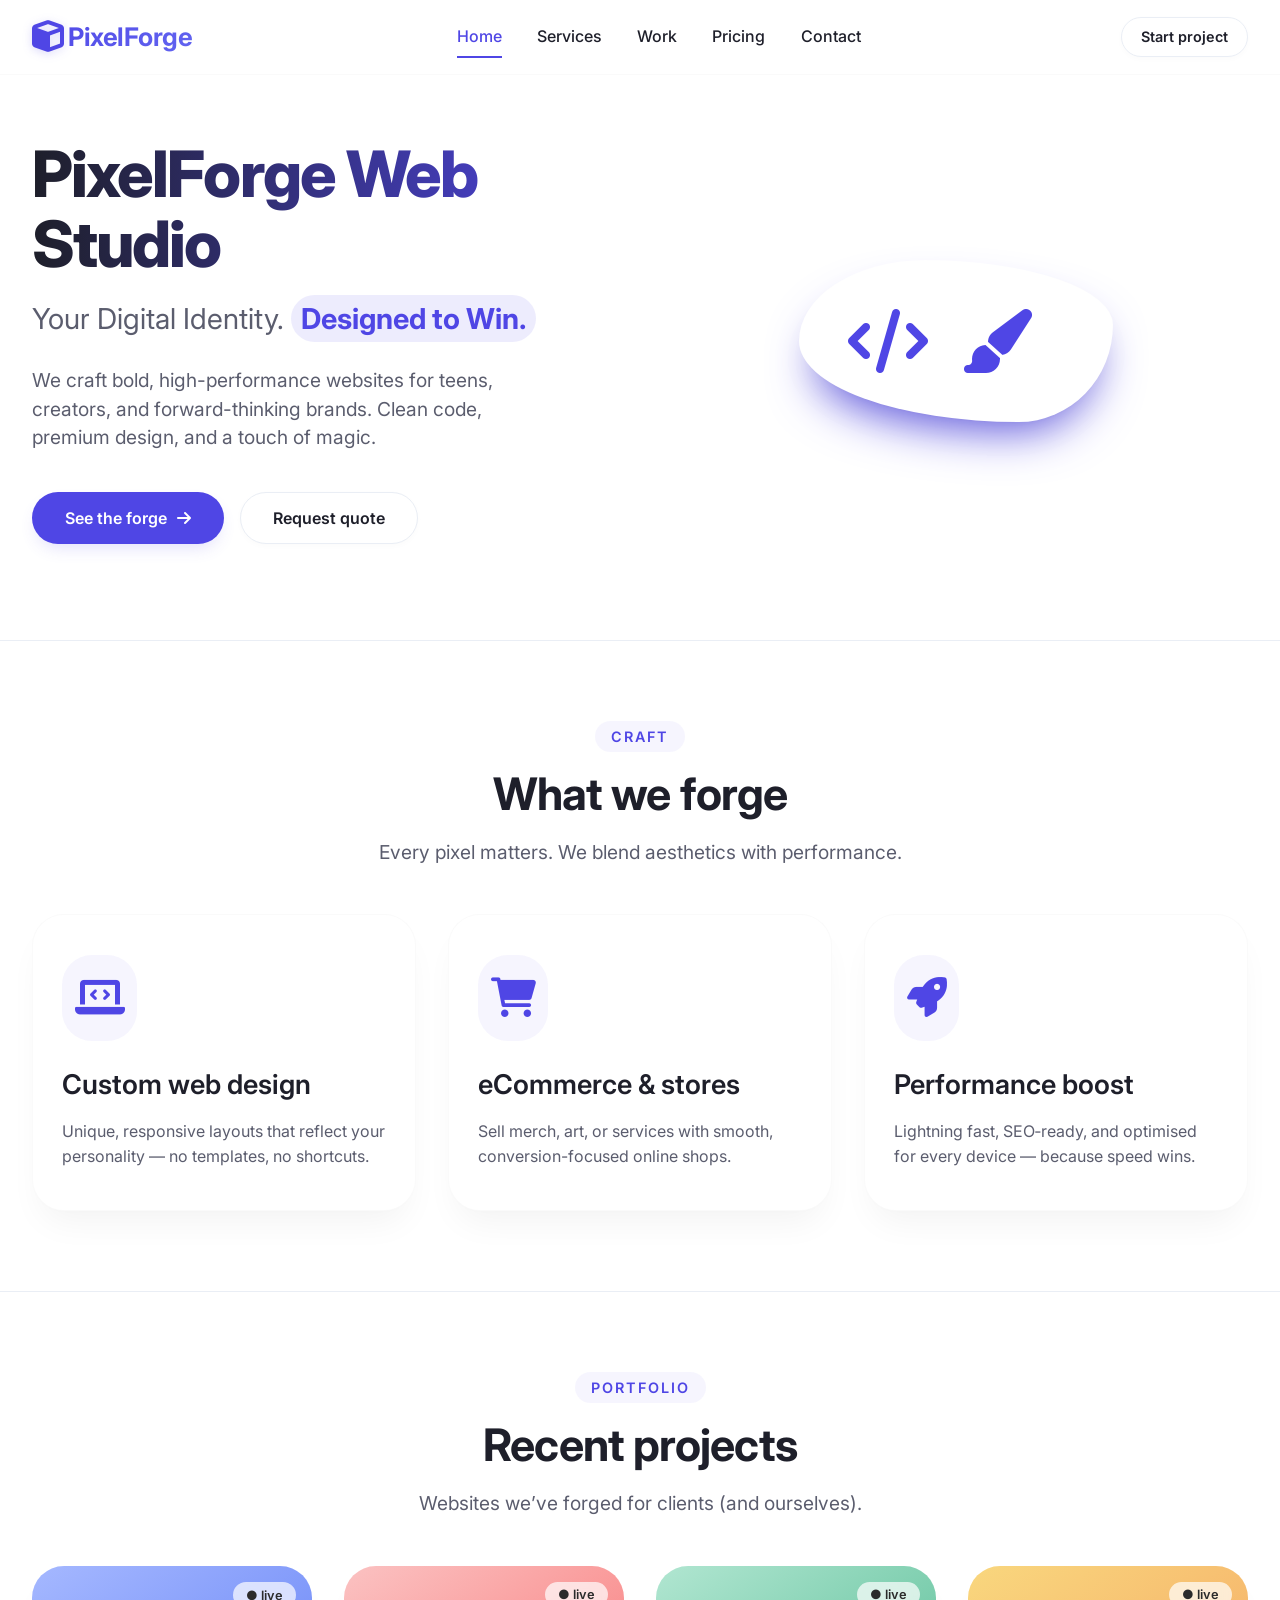
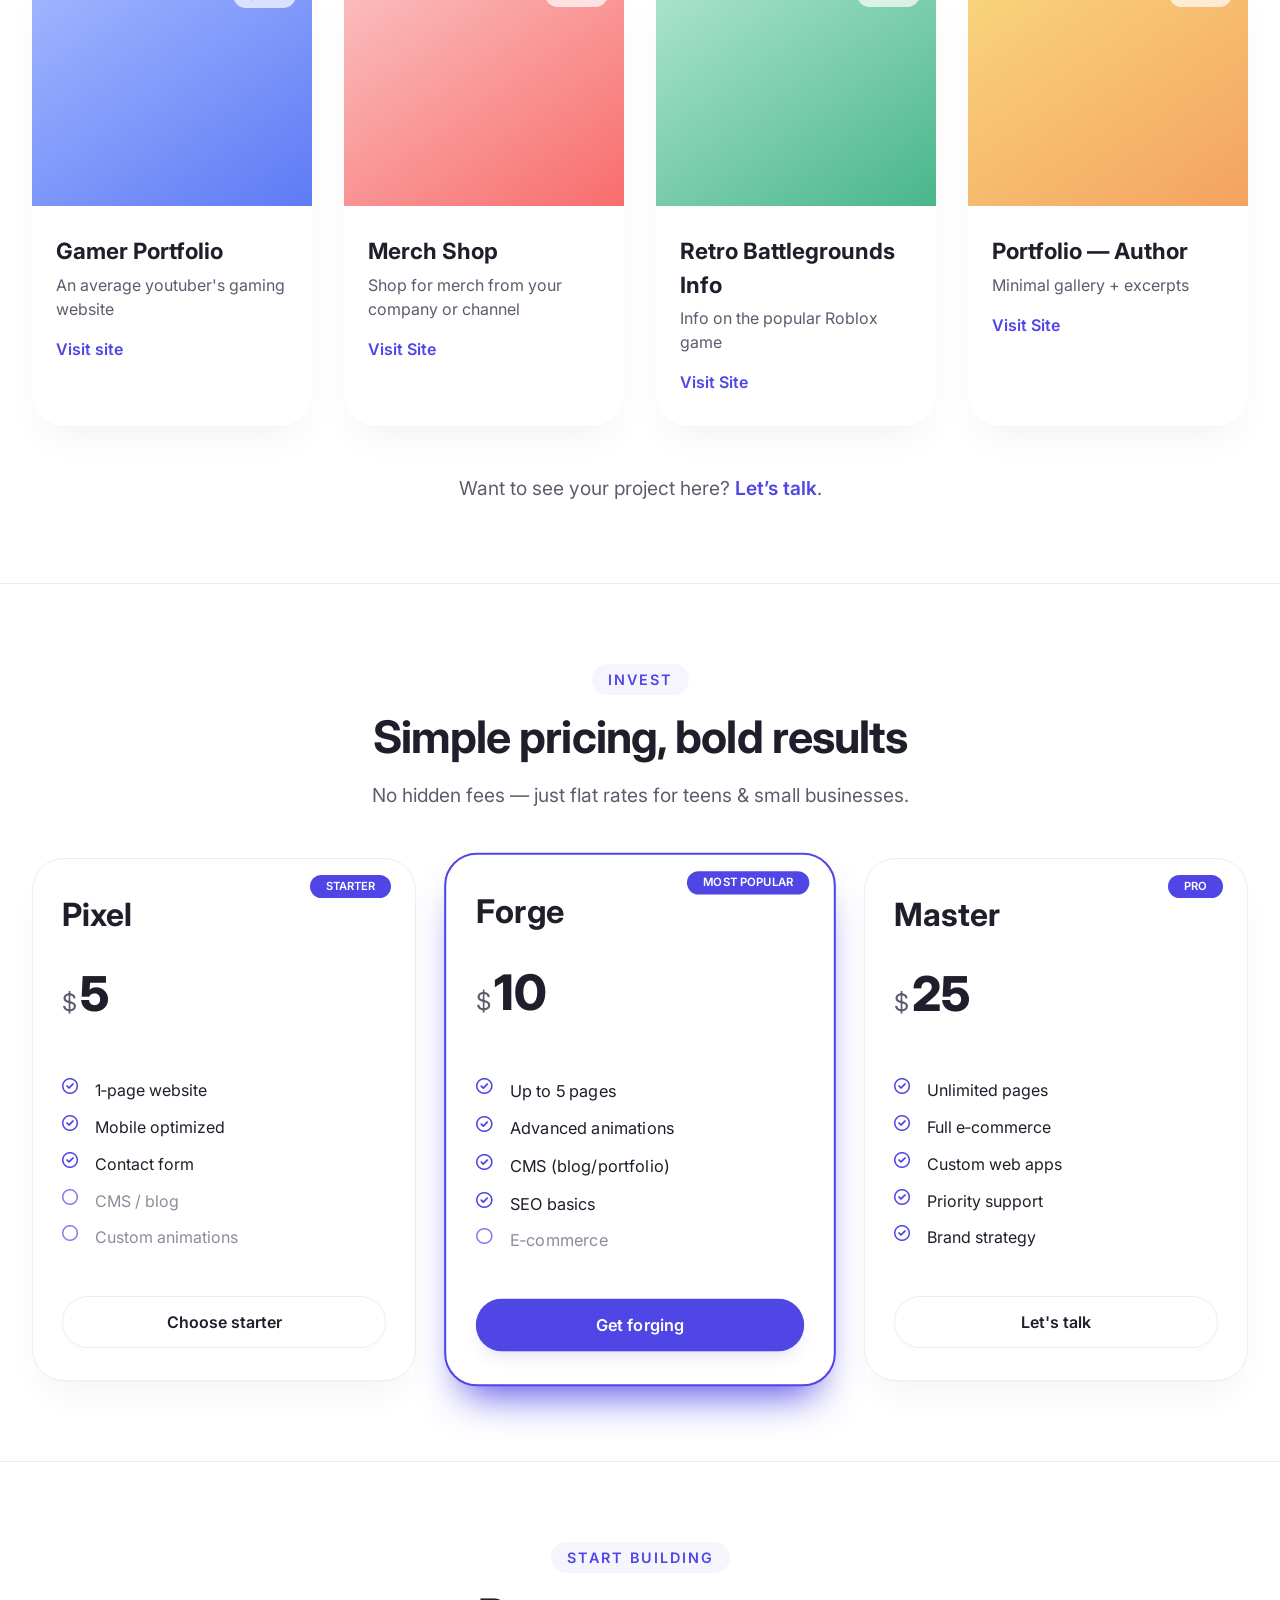
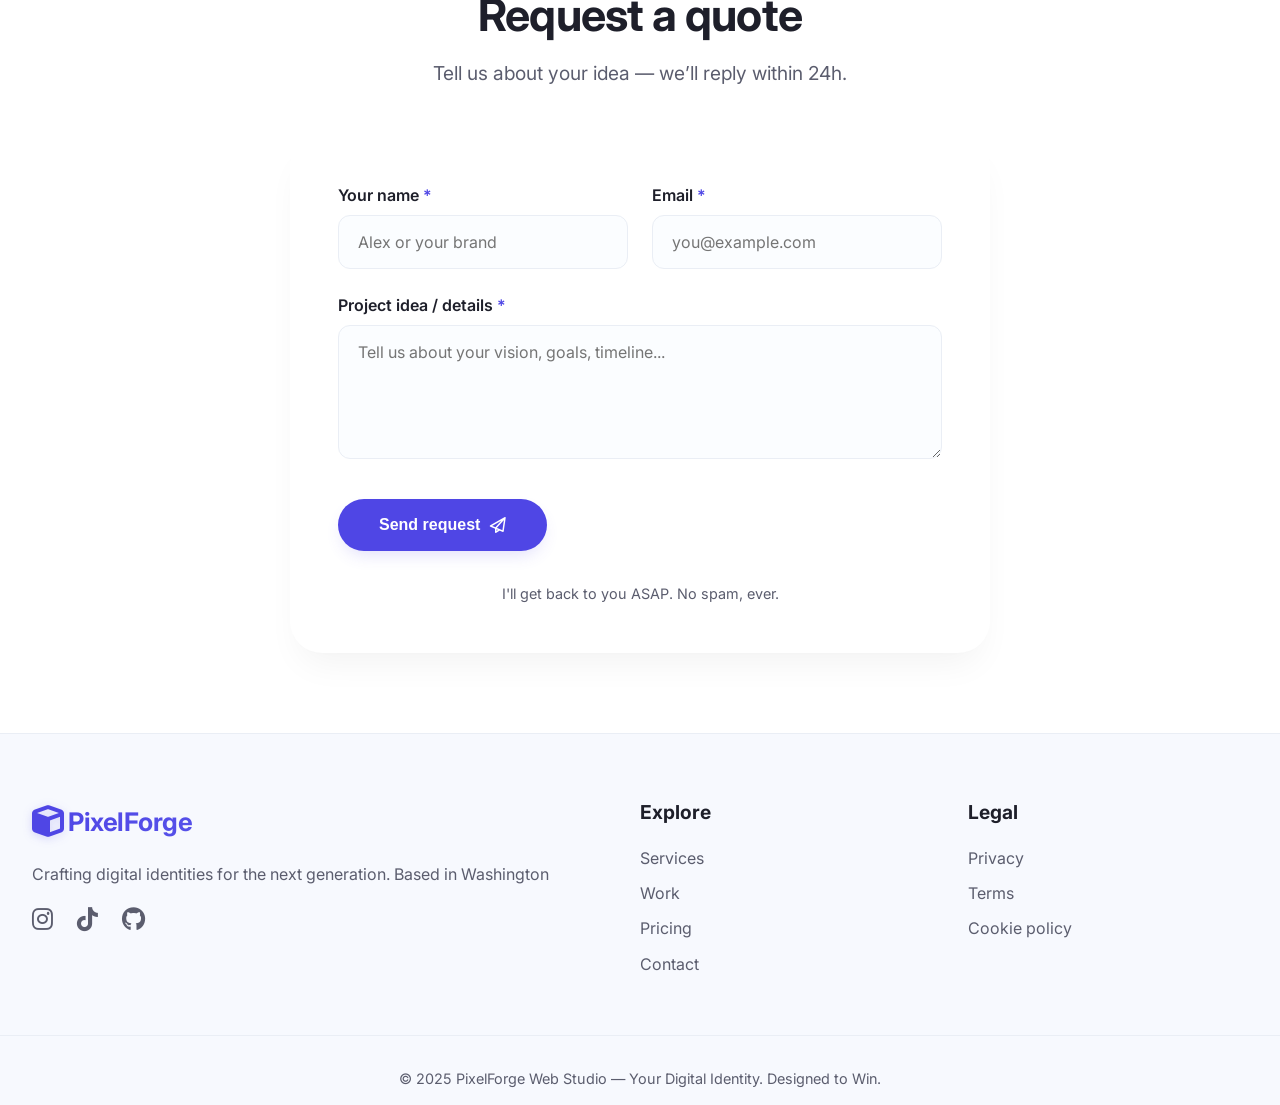
<file: index.html>
<!DOCTYPE html>
<html lang="en">
<head>
  <meta charset="UTF-8">
  <meta name="viewport" content="width=device-width, initial-scale=1.0">
  <title>PixelForge · Web Studio</title>
  <link rel="icon" type="image/png" href="/favicongud.png">
  <!-- Font Awesome 6 (free) -->
  <link rel="stylesheet" href="https://cdnjs.cloudflare.com/ajax/libs/font-awesome/6.0.0-beta3/css/all.min.css">
  <!-- Google Fonts: Inter (modern, clean) -->
  <link rel="preconnect" href="https://fonts.googleapis.com">
  <link rel="preconnect" href="https://fonts.gstatic.com" crossorigin>
  <link href="https://fonts.googleapis.com/css2?family=Inter:opsz,wght@14..32,300..700&display=swap" rel="stylesheet">
  <!-- stylesheet -->
  <link rel="stylesheet" href="styles.css">
</head>
<body>
  <!-- NAVIGATION (sticky, light) -->
  <header class="navbar">
    <div class="container nav-container">
      <div class="logo">
        <span class="logo-icon"><i class="fa-solid fa-cube"></i></span>
        PixelForge<span class="logo-studio"></span>
      </div>
      <nav class="nav-links">
        <a href="#home">Home</a>
        <a href="#services">Services</a>
        <a href="#work">Work</a>
        <a href="#pricing">Pricing</a>
        <a href="#contact">Contact</a>
      </nav>
      <div class="nav-cta">
        <a href="#contact" class="btn btn-sm btn-outline">Start project</a>
      </div>
    </div>
  </header>

  <main>
    <!-- HERO section -->
    <section id="home" class="hero fade-section">
      <div class="container hero-grid">
        <div class="hero-content">
          <h1 class="hero-title">PixelForge Web Studio</h1>
          <p class="hero-tagline">Your Digital Identity. <span class="highlight">Designed to Win.</span></p>
          <p class="hero-description">We craft bold, high-performance websites for teens, creators, and forward-thinking brands. Clean code, premium design, and a touch of magic.</p>
          <div class="hero-buttons">
            <a href="#work" class="btn btn-primary">See the forge <i class="fa-solid fa-arrow-right"></i></a>
            <a href="#contact" class="btn btn-outline">Request quote</a>
          </div>
        </div>
        <div class="hero-visual">
          <div class="glow-card">
            <i class="fa-solid fa-code"></i>
            <i class="fa-solid fa-paintbrush"></i>
            <i class="fa-solid fa-mobile-screen"></i>
          </div>
        </div>
      </div>
    </section>

    <!-- SERVICES (what we do) -->
    <section id="services" class="services fade-section">
      <div class="container">
        <div class="section-header">
          <span class="section-subtitle">Craft</span>
          <h2>What we forge</h2>
          <p>Every pixel matters. We blend aesthetics with performance.</p>
        </div>
        <div class="services-grid">
          <div class="service-card card-hover">
            <div class="service-icon"><i class="fa-solid fa-laptop-code"></i></div>
            <h3>Custom web design</h3>
            <p>Unique, responsive layouts that reflect your personality — no templates, no shortcuts.</p>
          </div>
          <div class="service-card card-hover">
            <div class="service-icon"><i class="fa-solid fa-cart-shopping"></i></div>
            <h3>eCommerce & stores</h3>
            <p>Sell merch, art, or services with smooth, conversion-focused online shops.</p>
          </div>
          <div class="service-card card-hover">
            <div class="service-icon"><i class="fa-solid fa-rocket"></i></div>
            <h3>Performance boost</h3>
            <p>Lightning fast, SEO‑ready, and optimised for every device — because speed wins.</p>
          </div>
        </div>
      </div>
    </section>

    <!-- EXAMPLE WORK (featured projects) -->
    <section id="work" class="work fade-section">
      <div class="container">
        <div class="section-header">
          <span class="section-subtitle">Portfolio</span>
          <h2>Recent projects</h2>
          <p>Websites we’ve forged for clients (and ourselves).</p>
        </div>
        <div class="work-grid">
          <div class="work-item card-hover">
            <div class="work-image" style="background: linear-gradient(145deg, #a5b8ff, #5d7bf5);">
              <span class="work-label">● live</span>
            </div>
            <div class="work-info">
              <h3>Gamer Portfolio</h3>
              <p>An average youtuber's gaming website</p>
              <a href="https://pixelforgebusiness.github.io/gamerexample.html" class="work-link">Visit site <i class="fa-solid fa-arrow-up-right-from-squares"></i></a>
            </div>
          </div>
          <div class="work-item card-hover">
            <div class="work-image" style="background: linear-gradient(145deg, #fbc2c2, #f86d6d);">
              <span class="work-label">● live</span>
            </div>
            <div class="work-info">
              <h3>Merch Shop</h3>
              <p>Shop for merch from your company or channel</p>
              <a href="https://pixelforgebusiness.github.io/merchexample.html" class="work-link">Visit Site <i class="fa-solid fa-arrow-up-right-from-squares"></i></a>
            </div>
          </div>
          <div class="work-item card-hover">
            <div class="work-image" style="background: linear-gradient(145deg, #b1e6d1, #49b68c);">
              <span class="work-label">● live</span>
            </div>
            <div class="work-info">
              <h3>Retro Battlegrounds Info</h3>
              <p>Info on the popular Roblox game</p>
              <a href="https://pixelforgebusiness.github.io/retroexample.html" class="work-link">Visit Site <i class="fa-solid fa-arrow-up-right-from-squares"></i></a>
            </div>
          </div>
          <div class="work-item card-hover">
            <div class="work-image" style="background: linear-gradient(145deg, #f9d77e, #f4a261);">
              <span class="work-label">● live</span>
            </div>
            <div class="work-info">
              <h3>Portfolio — Author</h3>
              <p>Minimal gallery + excerpts</p>
              <a href="https://pixelforgebusiness.github.io/portfolioexample.html" class="work-link">Visit Site <i class="fa-solid fa-arrow-up-right-from-squares"></i></a>
            </div>
          </div>
        </div>
        <div class="work-cta">
          <p>Want to see your project here? <a href="#contact">Let’s talk</a>.</p>
        </div>
      </div>
    </section>

    <!-- PRICING TIERS -->
    <section id="pricing" class="pricing fade-section">
      <div class="container">
        <div class="section-header">
          <span class="section-subtitle">Invest</span>
          <h2>Simple pricing, bold results</h2>
          <p>No hidden fees — just flat rates for teens & small businesses.</p>
        </div>
        <div class="pricing-grid">
          <div class="pricing-card card-hover">
            <div class="pricing-badge">starter</div>
            <h3 class="pricing-name">Pixel</h3>
            <div class="pricing-price"><span class="currency">$</span>5</div>
            <ul class="pricing-features">
              <li><i class="fa-regular fa-circle-check"></i> 1‑page website</li>
              <li><i class="fa-regular fa-circle-check"></i> Mobile optimized</li>
              <li><i class="fa-regular fa-circle-check"></i> Contact form</li>
              <li class="disabled"><i class="fa-regular fa-circle"></i> CMS / blog</li>
              <li class="disabled"><i class="fa-regular fa-circle"></i> Custom animations</li>
            </ul>
            <a href="#contact" class="btn btn-outline w-full">Choose starter</a>
          </div>
          <div class="pricing-card card-hover popular">
            <div class="pricing-badge">most popular</div>
            <h3 class="pricing-name">Forge</h3>
            <div class="pricing-price"><span class="currency">$</span>10</div>
            <ul class="pricing-features">
              <li><i class="fa-regular fa-circle-check"></i> Up to 5 pages</li>
              <li><i class="fa-regular fa-circle-check"></i> Advanced animations</li>
              <li><i class="fa-regular fa-circle-check"></i> CMS (blog/portfolio)</li>
              <li><i class="fa-regular fa-circle-check"></i> SEO basics</li>
              <li class="disabled"><i class="fa-regular fa-circle"></i> E‑commerce</li>
            </ul>
            <a href="#contact" class="btn btn-primary w-full">Get forging</a>
          </div>
          <div class="pricing-card card-hover">
            <div class="pricing-badge">pro</div>
            <h3 class="pricing-name">Master</h3>
            <div class="pricing-price"><span class="currency">$</span>25</div>
            <ul class="pricing-features">
              <li><i class="fa-regular fa-circle-check"></i> Unlimited pages</li>
              <li><i class="fa-regular fa-circle-check"></i> Full e‑commerce</li>
              <li><i class="fa-regular fa-circle-check"></i> Custom web apps</li>
              <li><i class="fa-regular fa-circle-check"></i> Priority support</li>
              <li><i class="fa-regular fa-circle-check"></i> Brand strategy</li>
            </ul>
            <a href="#contact" class="btn btn-outline w-full">Let's talk</a>
          </div>
        </div>
      </div>
    </section>

    <!-- REQUEST FORM (contact / quote) -->
    <section id="contact" class="contact fade-section">
      <div class="container">
        <div class="section-header">
          <span class="section-subtitle">Start building</span>
          <h2>Request a quote</h2>
          <p>Tell us about your idea — we’ll reply within 24h.</p>
        </div>
        <div class="contact-form-wrapper">
          <form action="https://formsubmit.co/pixelforgebusiness@outlook.com" method="POST" class="contact-form">
            <!-- FormSubmit config: disable captcha, redirect to thankyou.html -->
            <input type="hidden" name="_next" value="thankyou.html">
            <input type="hidden" name="_captcha" value="false">
            <input type="hidden" name="_subject" value="New project request from PixelForge">
            <input type="hidden" name="_next" value="https://pixelforgebusiness.github.io/thankyou.html">
            
            <div class="form-group">
              <label for="name">Your name <span>*</span></label>
              <input type="text" id="name" name="name" placeholder="Alex or your brand" required>
            </div>
            <div class="form-group">
              <label for="email">Email <span>*</span></label>
              <input type="email" id="email" name="email" placeholder="you@example.com" required>
            </div>
            <div class="form-group full-width">
              <label for="message">Project idea / details <span>*</span></label>
              <textarea id="message" name="message" rows="5" placeholder="Tell us about your vision, goals, timeline..." required></textarea>
            </div>
            <div class="form-submit">
              <button type="submit" class="btn btn-primary btn-large">Send request <i class="fa-regular fa-paper-plane"></i></button>
            </div>
            <p class="form-note">I'll get back to you ASAP. No spam, ever.</p>
          </form>
        </div>
      </div>
    </section>
  </main>

  <!-- FOOTER -->
  <footer class="footer">
    <div class="container footer-grid">
      <div class="footer-brand">
        <div class="logo">
          <span class="logo-icon"><i class="fa-solid fa-cube"></i></span>
          PixelForge<span class="logo-studio"></span>
        </div>
        <p>Crafting digital identities for the next generation. Based in Washington</p>
        <div class="footer-social">
          <a href="#" aria-label="Instagram"><i class="fa-brands fa-instagram"></i></a>
          <a href="#" aria-label="TikTok"><i class="fa-brands fa-tiktok"></i></a>
          <a href="https://github.com/pixelforgebusiness" aria-label="GitHub"><i class="fa-brands fa-github"></i></a>
        </div>
      </div>
      <div class="footer-links">
        <h4>Explore</h4>
        <ul>
          <li><a href="#services">Services</a></li>
          <li><a href="#work">Work</a></li>
          <li><a href="#pricing">Pricing</a></li>
          <li><a href="#contact">Contact</a></li>
        </ul>
      </div>
      <div class="footer-links">
        <h4>Legal</h4>
        <ul>
          <li><a href="#">Privacy</a></li>
          <li><a href="#">Terms</a></li>
          <li><a href="#">Cookie policy</a></li>
        </ul>
      </div>
    </div>
    <div class="footer-bottom">
      <p>© 2025 PixelForge Web Studio — Your Digital Identity. Designed to Win.</p>
    </div>
  </footer>

  <script src="script.js"></script>
</body>
</html>
</file>
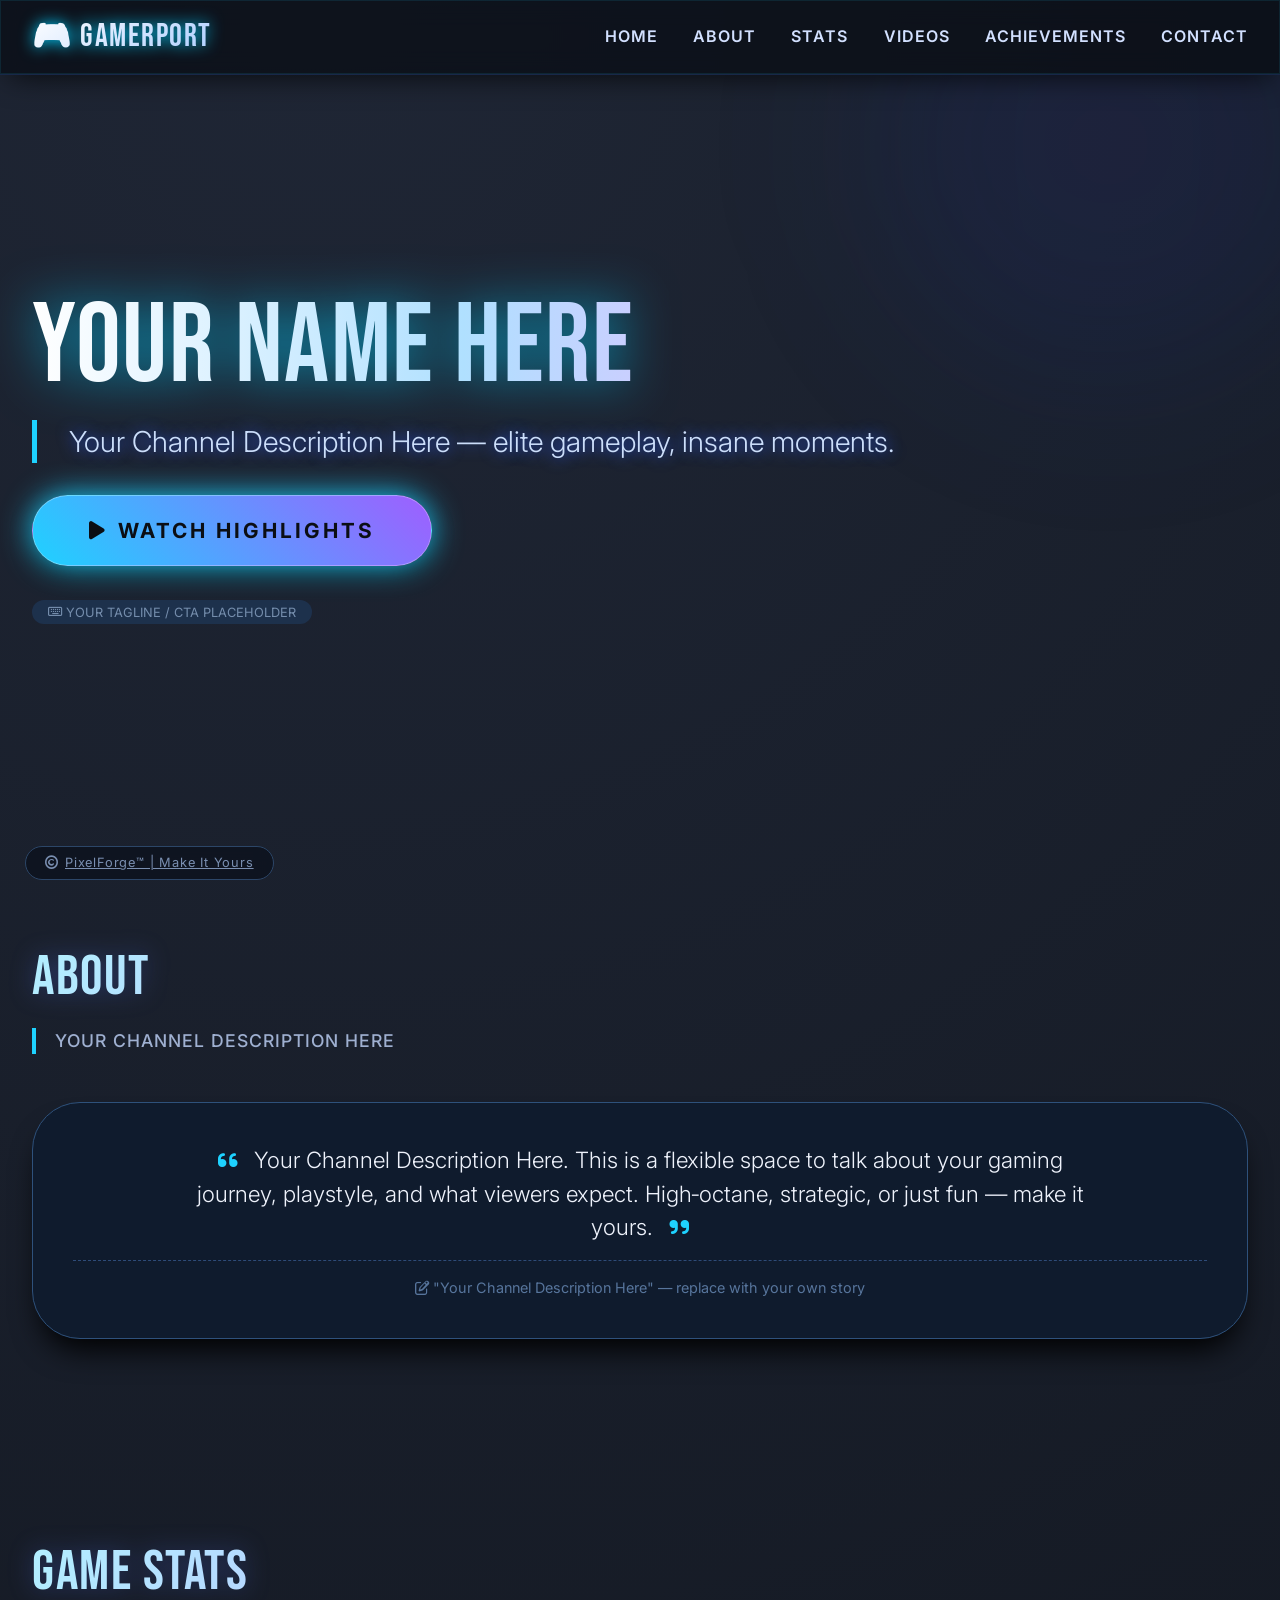
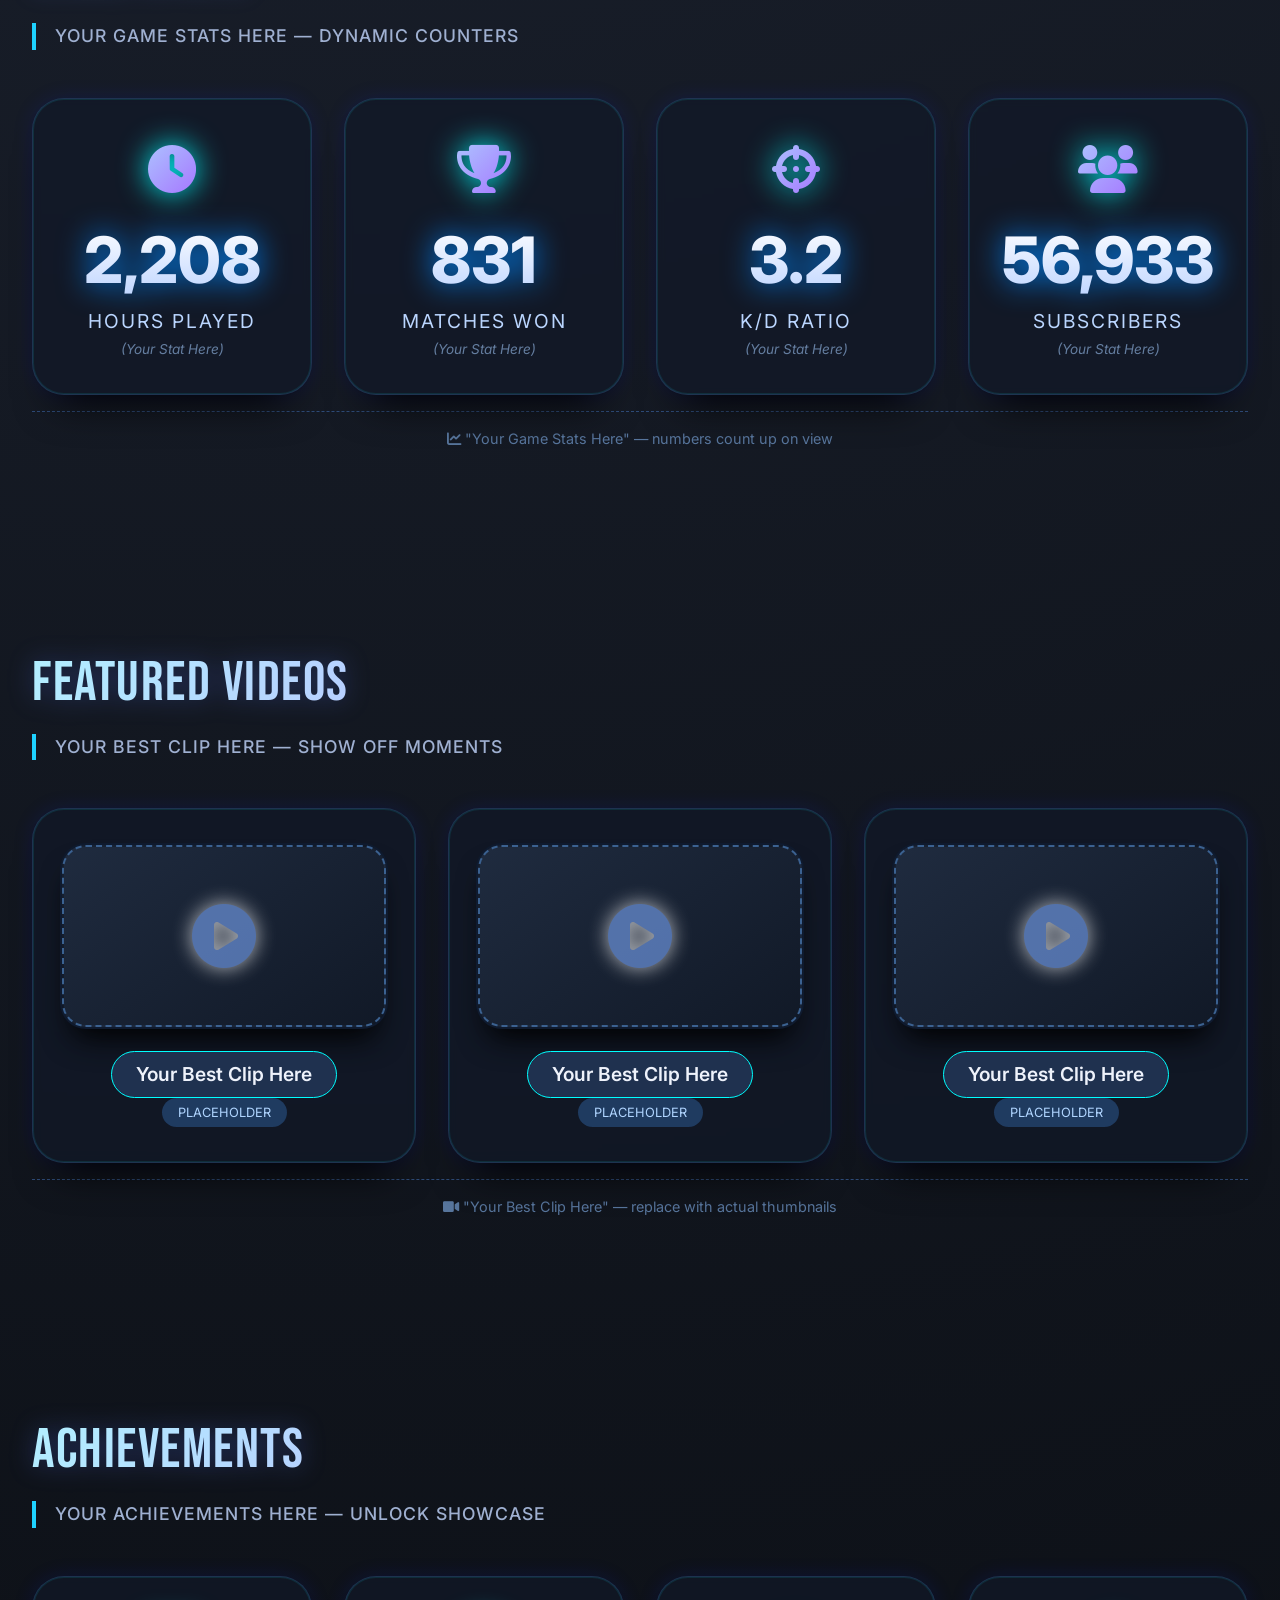
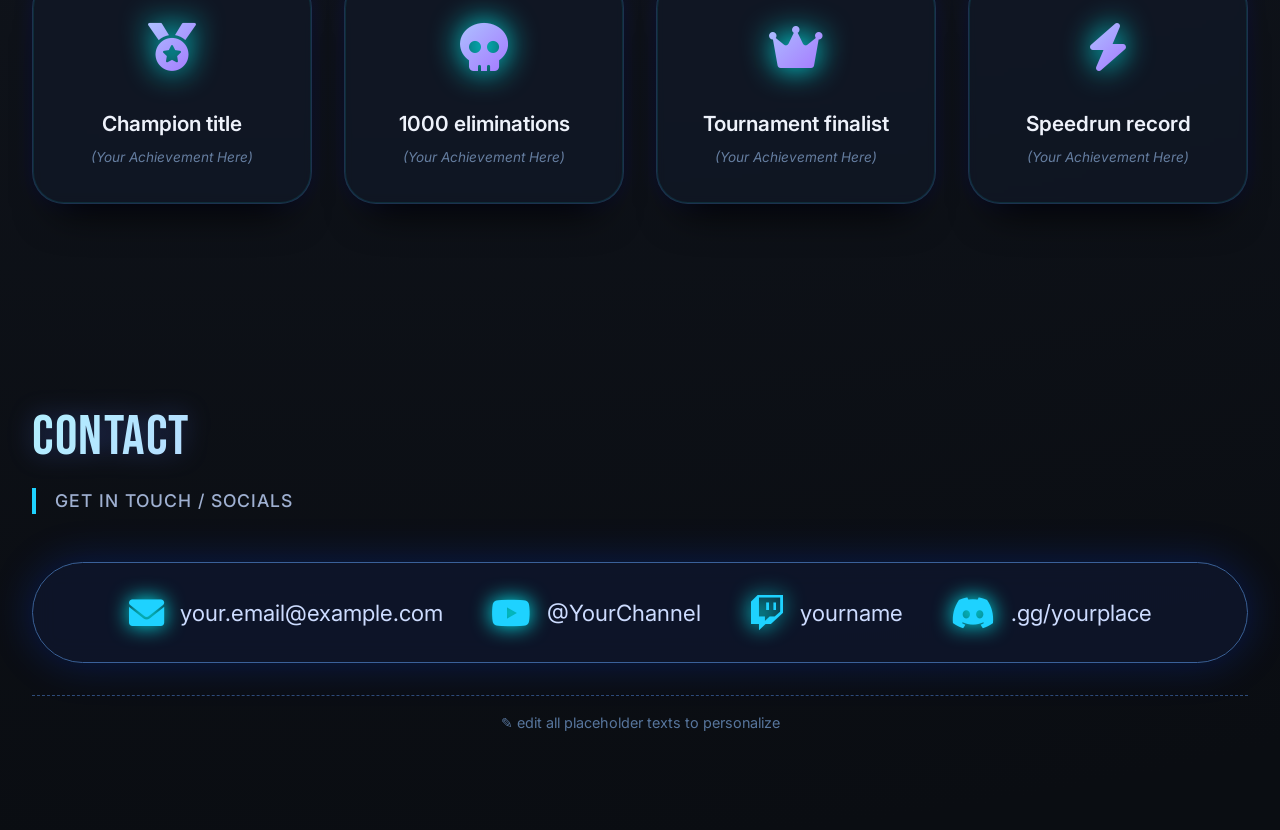
<file: gamerexample.html>
<!DOCTYPE html>
<html lang="en">
<head>
  <meta charset="UTF-8">
  <meta name="viewport" content="width=device-width, initial-scale=1.0">
  <title>PixelForge · Gamer Portfolio</title>
  <!-- Font Awesome 6 (free) + Google Fonts -->
  <link rel="stylesheet" href="https://cdnjs.cloudflare.com/ajax/libs/font-awesome/6.0.0-beta3/css/all.min.css">
  <link href="https://fonts.googleapis.com/css2?family=Bebas+Neue&family=Inter:opsz,wght@14..32,400;14..32,500;14..32,600;14..32,700&display=swap" rel="stylesheet">
  <style>
    * {
      margin: 0;
      padding: 0;
      box-sizing: border-box;
    }

    html {
      scroll-behavior: smooth;
    }

    body {
      background-color: #0b0e14;
      background-image: radial-gradient(circle at 25% 0%, #1f2635 0%, #0a0d12 98%);
      color: #eef2fb;
      font-family: 'Inter', sans-serif;
      line-height: 1.5;
      font-weight: 400;
      min-height: 100vh;
      position: relative;
    }

    /* ===== CUSTOM SCROLLBAR ===== */
    ::-webkit-scrollbar { width: 8px; }
    ::-webkit-scrollbar-track { background: #131a24; }
    ::-webkit-scrollbar-thumb { background: #3d4e6b; border-radius: 8px; }
    ::-webkit-scrollbar-thumb:hover { background: #5f7bbf; }

    /* ===== TYPOGRAPHY ===== */
    h1, h2, h3, .nav-logo {
      font-family: 'Bebas Neue', cursive;
      letter-spacing: 1.5px;
      font-weight: 400;
      text-transform: uppercase;
    }

    h2 {
      font-size: 3.5rem;
      background: linear-gradient(130deg, #b2f0ff, #c57cff);
      -webkit-background-clip: text;
      -webkit-text-fill-color: transparent;
      background-clip: text;
      margin-bottom: 0.5rem;
      filter: drop-shadow(0 0 12px #4f6fef55);
    }

    .section-sub {
      color: #9fb0d1;
      font-size: 1.1rem;
      letter-spacing: 1px;
      margin-bottom: 3rem;
      border-left: 4px solid #1ed2ff;
      padding-left: 1.2rem;
      text-transform: uppercase;
      font-weight: 500;
    }

    /* ===== NAVIGATION (sticky, glass) ===== */
    nav {
      position: sticky;
      top: 0;
      z-index: 50;
      backdrop-filter: blur(12px);
      background: rgba(8, 12, 19, 0.7);
      border-bottom: 1px solid rgba(64, 128, 255, 0.2);
      box-shadow: 0 10px 30px -10px rgba(0, 0, 0, 0.8), 0 0 0 1px rgba(30, 210, 255, 0.1) inset;
    }

    .nav-container {
      max-width: 1400px;
      margin: 0 auto;
      padding: 0.8rem 2rem;
      display: flex;
      align-items: center;
      justify-content: space-between;
    }

    .nav-logo {
      font-size: 2rem;
      background: linear-gradient(145deg, #fff, #aaccff);
      -webkit-background-clip: text;
      -webkit-text-fill-color: transparent;
      filter: drop-shadow(0 0 8px #00d0ff);
    }

    .nav-links {
      display: flex;
      gap: 2.2rem;
    }

    .nav-links a {
      color: #d2e0ff;
      text-decoration: none;
      font-weight: 600;
      font-size: 1rem;
      text-transform: uppercase;
      letter-spacing: 1px;
      padding: 0.4rem 0;
      border-bottom: 2px solid transparent;
      transition: 0.2s ease;
    }

    .nav-links a:hover {
      color: #fff;
      border-bottom-color: #1ed2ff;
      text-shadow: 0 0 8px cyan;
    }

    /* ===== SECTIONS (reveal animation) ===== */
    .section {
      max-width: 1300px;
      margin: 0 auto;
      padding: 6rem 2rem;
      opacity: 0;
      transform: translateY(40px);
      transition: opacity 0.8s cubic-bezier(0.2, 0.9, 0.1, 1), transform 0.8s cubic-bezier(0.2, 0.9, 0.1, 1);
    }

    .section.show {
      opacity: 1;
      transform: translateY(0);
    }

    /* ===== HERO ===== */
    .hero {
      min-height: 85vh;
      display: flex;
      align-items: center;
      position: relative;
      overflow: hidden;
    }

    .hero::after {
      content: '';
      position: absolute;
      top: -30%;
      right: -10%;
      width: 600px;
      height: 600px;
      background: radial-gradient(circle, #4b2c8f20 0%, #1030a020 40%, transparent 70%);
      filter: blur(70px);
      z-index: -1;
    }

    .hero-content {
      max-width: 900px;
    }

    .hero h1 {
      font-size: 7rem;
      line-height: 1;
      background: linear-gradient(to right, #fff, #b0e0ff, #f0b5ff);
      -webkit-background-clip: text;
      -webkit-text-fill-color: transparent;
      filter: drop-shadow(0 0 25px #00d0ffaa);
      margin-bottom: 1rem;
    }

    .hero-tagline {
      font-size: 1.8rem;
      font-weight: 300;
      color: #ccdefa;
      text-shadow: 0 0 15px #2f5eff;
      margin-bottom: 2rem;
      border-left: 5px solid #1ed2ff;
      padding-left: 2rem;
    }

    .cta-btn {
      display: inline-block;
      padding: 1.2rem 3.5rem;
      font-size: 1.3rem;
      font-weight: 700;
      text-transform: uppercase;
      letter-spacing: 3px;
      color: #0b0e14;
      background: linear-gradient(45deg, #1ed2ff, #9f5eff);
      border: none;
      border-radius: 60px;
      box-shadow: 0 0 30px #1ed2ff, 0 8px 20px rgba(0,0,0,0.6);
      cursor: pointer;
      transition: all 0.2s ease;
      text-decoration: none;
      border: 1px solid rgba(255,255,255,0.3);
    }

    .cta-btn:hover {
      transform: scale(1.07);
      box-shadow: 0 0 50px #7fcdff, 0 0 30px #a06eff;
      background: linear-gradient(45deg, #a06eff, #1ed2ff);
    }

    /* ===== CARDS (stats, achievements, videos) ===== */
    .grid-3, .stats-grid, .achievements-grid {
      display: grid;
      grid-template-columns: repeat(auto-fit, minmax(280px, 1fr));
      gap: 2rem;
      margin-top: 2rem;
    }

    .stat-card, .video-card, .achievement-card {
      background: rgba(18, 25, 40, 0.7);
      backdrop-filter: blur(4px);
      border: 1px solid rgba(80, 160, 255, 0.2);
      border-radius: 32px;
      padding: 2.2rem 1.8rem;
      box-shadow: 0 30px 40px -25px black, 0 0 0 1px rgba(0, 255, 255, 0.1) inset, 0 0 20px #0022ff20;
      transition: transform 0.25s ease, box-shadow 0.3s ease;
      text-align: center;
      display: flex;
      flex-direction: column;
      align-items: center;
    }

    .stat-card:hover, .video-card:hover, .achievement-card:hover {
      transform: translateY(-10px) scale(1.02);
      box-shadow: 0 30px 50px -20px #0066ff, 0 0 0 2px rgba(30, 210, 255, 0.6) inset, 0 0 40px #1ed2ff;
    }

    .stat-icon, .achievement-icon {
      font-size: 3rem;
      background: linear-gradient(135deg, #adc9ff, #a56eff);
      -webkit-background-clip: text;
      -webkit-text-fill-color: transparent;
      margin-bottom: 1rem;
      filter: drop-shadow(0 0 15px cyan);
    }

    .stat-number {
      font-size: 4rem;
      font-weight: 800;
      line-height: 1.2;
      background: linear-gradient(to bottom, #fff, #bdd4ff);
      -webkit-background-clip: text;
      -webkit-text-fill-color: transparent;
      filter: drop-shadow(0 0 15px #0088ff);
    }

    .stat-label {
      font-size: 1.2rem;
      text-transform: uppercase;
      letter-spacing: 2px;
      color: #bbd6ff;
      margin: 0.5rem 0 0.2rem;
    }

    .stat-placeholder {
      font-size: 0.85rem;
      color: #657ea0;
      font-style: italic;
    }

    /* video placeholder */
    .video-thumb {
      width: 100%;
      aspect-ratio: 16 / 9;
      background: linear-gradient(145deg, #1f2b3f, #111927);
      border-radius: 24px;
      display: flex;
      align-items: center;
      justify-content: center;
      margin-bottom: 1.5rem;
      border: 2px dashed #3b6190;
      box-shadow: 0 0 0 2px #0f1a2e, 0 20px 30px -10px #000;
      position: relative;
    }

    .video-thumb i {
      font-size: 4rem;
      color: #6d94dd;
      opacity: 0.7;
      text-shadow: 0 0 20px white;
    }

    .video-card p {
      font-size: 1.2rem;
      font-weight: 600;
      background: #1d314d80;
      padding: 0.5rem 1.5rem;
      border-radius: 40px;
      backdrop-filter: blur(4px);
      border: 1px solid cyan;
    }

    .placeholder-badge {
      color: #b0d5ff;
      background: #1f3b60;
      padding: 0.3rem 1rem;
      border-radius: 30px;
      font-size: 0.8rem;
      text-transform: uppercase;
    }

    /* achievement card extra */
    .achievement-card p {
      font-weight: 600;
      font-size: 1.3rem;
      margin: 0.5rem 0;
    }

    /* contact */
    .contact-links {
      display: flex;
      flex-wrap: wrap;
      gap: 3rem;
      justify-content: center;
      background: #0f172fc0;
      backdrop-filter: blur(12px);
      border-radius: 100px;
      padding: 2rem 3rem;
      border: 1px solid #3a6199;
      box-shadow: 0 0 40px #0044ff40;
    }

    .contact-item {
      display: flex;
      align-items: center;
      gap: 1rem;
      font-size: 1.4rem;
      color: #cddcff;
      transition: 0.2s;
    }
    .contact-item i {
      font-size: 2.2rem;
      color: #1ed2ff;
      filter: drop-shadow(0 0 10px cyan);
    }
    .contact-item:hover {
      color: white;
      transform: scale(1.05);
      text-shadow: 0 0 15px #9acdff;
    }

    /* trademark credit */
    .credit {
      position: fixed;
      bottom: 20px;
      left: 25px;
      font-size: 0.8rem;
      font-weight: 400;
      color: #7a8fb1;
      background: rgba(10, 16, 28, 0.7);
      backdrop-filter: blur(8px);
      padding: 0.4rem 1.2rem;
      border-radius: 60px;
      border: 1px solid #2c4668;
      letter-spacing: 0.8px;
      z-index: 99;
      transition: 0.2s;
    }
    .credit:hover {
      color: #b6e2ff;
      border-color: #1ed2ff;
      box-shadow: 0 0 20px #0022ff;
    }

    /* responsive */
    @media (max-width: 800px) {
      h2 { font-size: 2.8rem; }
      .hero h1 { font-size: 4rem; }
      .hero-tagline { font-size: 1.3rem; }
      .nav-links { display: none; } /* keep it clean, mobile burger not needed for template */
      .nav-container { justify-content: center; }
      .contact-links { flex-direction: column; align-items: center; border-radius: 60px; }
    }
    @media (max-width: 500px) {
      .section { padding: 4rem 1.5rem; }
      .stat-number { font-size: 3rem; }
    }

    /* placeholder small notes */
    .placeholder-note {
      color: #57759c;
      font-size: 0.9rem;
      text-align: center;
      margin-top: 1rem;
      border-top: 1px dashed #2e4b78;
      padding-top: 1rem;
    }
  </style>
</head>
<body>
  <!-- fixed credit (trademark style) -->
 <a href="https://pixelforgebusiness.github.io" target="_blank" rel="noopener noreferrer" class="credit"><i class="far fa-copyright" style="margin-right: 5px;"></i>PixelForge™ | Make It Yours</a>
  <!-- navigation (clean, simple) -->
  <nav>
    <div class="nav-container">
      <div class="nav-logo">🎮 GamerPort</div>
      <div class="nav-links">
        <a href="#home">Home</a>
        <a href="#about">About</a>
        <a href="#stats">Stats</a>
        <a href="#videos">Videos</a>
        <a href="#achievements">Achievements</a>
        <a href="#contact">Contact</a>
      </div>
    </div>
  </nav>

  <main>
    <!-- HERO section (home) -->
    <section id="home" class="section hero show"> <!-- show by default for initial visibility, but observer will handle later -->
      <div class="hero-content">
        <h1>Your Name Here</h1>
        <div class="hero-tagline">Your Channel Description Here — elite gameplay, insane moments.</div>
        <a href="#videos" class="cta-btn"><i class="fas fa-play" style="margin-right: 10px;"></i>Watch highlights</a>
        <div style="margin-top: 2rem; opacity: 0.6;"><span class="placeholder-badge"><i class="far fa-keyboard"></i> Your Tagline / CTA placeholder</span></div>
      </div>
    </section>

    <!-- ABOUT section -->
    <section id="about" class="section">
      <h2>About</h2>
      <div class="section-sub">Your Channel Description Here</div>
      <div style="background: #0f1b2d; border-radius: 48px; padding: 2.5rem; border: 1px solid #2e517b; box-shadow: 0 20px 30px -10px black;">
        <p style="font-size: 1.4rem; font-weight: 300; max-width: 900px; margin: 0 auto; text-align: center;">
          <i class="fas fa-quote-left" style="color: #1ed2ff; margin-right: 10px;"></i>
          Your Channel Description Here. This is a flexible space to talk about your gaming journey, playstyle, and what viewers expect. High‑octane, strategic, or just fun — make it yours.
          <i class="fas fa-quote-right" style="color: #1ed2ff; margin-left: 10px;"></i>
        </p>
        <div class="placeholder-note"><i class="far fa-edit"></i> "Your Channel Description Here" — replace with your own story</div>
      </div>
    </section>

    <!-- GAME STATS section -->
    <section id="stats" class="section">
      <h2>Game stats</h2>
      <div class="section-sub">Your Game Stats Here — dynamic counters</div>
      <div class="stats-grid">
        <!-- stat 1 -->
        <div class="stat-card stat-item">
          <div class="stat-icon"><i class="fas fa-clock"></i></div>
          <div class="stat-number" id="stat1" data-target="3247">0</div>
          <div class="stat-label">Hours played</div>
          <div class="stat-placeholder">(Your Stat Here)</div>
        </div>
        <!-- stat 2 -->
        <div class="stat-card stat-item">
          <div class="stat-icon"><i class="fas fa-trophy"></i></div>
          <div class="stat-number" id="stat2" data-target="1247">0</div>
          <div class="stat-label">Matches won</div>
          <div class="stat-placeholder">(Your Stat Here)</div>
        </div>
        <!-- stat 3 -->
        <div class="stat-card stat-item">
          <div class="stat-icon"><i class="fas fa-crosshairs"></i></div>
          <div class="stat-number" id="stat3" data-target="4.8">0.0</div>
          <div class="stat-label">K/D ratio</div>
          <div class="stat-placeholder">(Your Stat Here)</div>
        </div>
        <!-- stat 4 -->
        <div class="stat-card stat-item">
          <div class="stat-icon"><i class="fas fa-users"></i></div>
          <div class="stat-number" id="stat4" data-target="85400">0</div>
          <div class="stat-label">Subscribers</div>
          <div class="stat-placeholder">(Your Stat Here)</div>
        </div>
      </div>
      <div class="placeholder-note"><i class="fas fa-chart-line"></i> "Your Game Stats Here" — numbers count up on view</div>
    </section>

    <!-- FEATURED VIDEOS section -->
    <section id="videos" class="section">
      <h2>Featured videos</h2>
      <div class="section-sub">Your Best Clip Here — show off moments</div>
      <div class="grid-3">
        <div class="video-card">
          <div class="video-thumb"><i class="fas fa-play-circle"></i></div>
          <p>Your Best Clip Here</p>
          <span class="placeholder-badge">placeholder</span>
        </div>
        <div class="video-card">
          <div class="video-thumb"><i class="fas fa-play-circle"></i></div>
          <p>Your Best Clip Here</p>
          <span class="placeholder-badge">placeholder</span>
        </div>
        <div class="video-card">
          <div class="video-thumb"><i class="fas fa-play-circle"></i></div>
          <p>Your Best Clip Here</p>
          <span class="placeholder-badge">placeholder</span>
        </div>
      </div>
      <div class="placeholder-note"><i class="fas fa-video"></i> "Your Best Clip Here" — replace with actual thumbnails</div>
    </section>

    <!-- ACHIEVEMENTS section -->
    <section id="achievements" class="section">
      <h2>Achievements</h2>
      <div class="section-sub">Your Achievements Here — unlock showcase</div>
      <div class="achievements-grid">
        <div class="achievement-card">
          <div class="achievement-icon"><i class="fas fa-medal"></i></div>
          <p>Champion title</p>
          <span class="stat-placeholder">(Your Achievement Here)</span>
        </div>
        <div class="achievement-card">
          <div class="achievement-icon"><i class="fas fa-skull"></i></div>
          <p>1000 eliminations</p>
          <span class="stat-placeholder">(Your Achievement Here)</span>
        </div>
        <div class="achievement-card">
          <div class="achievement-icon"><i class="fas fa-crown"></i></div>
          <p>Tournament finalist</p>
          <span class="stat-placeholder">(Your Achievement Here)</span>
        </div>
        <div class="achievement-card">
          <div class="achievement-icon"><i class="fas fa-bolt"></i></div>
          <p>Speedrun record</p>
          <span class="stat-placeholder">(Your Achievement Here)</span>
        </div>
      </div>
    </section>

    <!-- CONTACT section -->
    <section id="contact" class="section">
      <h2>Contact</h2>
      <div class="section-sub">get in touch / socials</div>
      <div class="contact-links">
        <div class="contact-item"><i class="fas fa-envelope"></i> your.email@example.com</div>
        <div class="contact-item"><i class="fab fa-youtube"></i> @YourChannel</div>
        <div class="contact-item"><i class="fab fa-twitch"></i> yourname</div>
        <div class="contact-item"><i class="fab fa-discord"></i> .gg/yourplace</div>
      </div>
      <div class="placeholder-note" style="margin-top: 2rem;">✎ edit all placeholder texts to personalize</div>
    </section>
  </main>

  <!-- vanilla Javascript: intersection observer + counters -->
  <script>
    (function() {
      // ----- reveal sections on scroll -----
      const sections = document.querySelectorAll('.section:not(.hero)'); // hero visible by default, but we can still observe to keep style
      const observer = new IntersectionObserver((entries) => {
        entries.forEach(entry => {
          if (entry.isIntersecting) {
            entry.target.classList.add('show');
          }
        });
      }, { threshold: 0.2, rootMargin: '0px' });

      sections.forEach(section => observer.observe(section));
      // also explicitly observe hero? but it's already visible, we set class show manually, but add for consistency
      document.querySelector('#home')?.classList.add('show');

      // ----- stat counters (with Intersection Observer per stat-item) -----
      const statItems = document.querySelectorAll('.stat-item');
      
      // formatting helper
      function formatStatValue(el, value) {
        const targetRaw = el.getAttribute('data-target');
        // if original target contains '.' or we detect float, show one decimal for K/D etc
        if (targetRaw.includes('.') || (value % 1 !== 0 && targetRaw !== '85400')) { // 85400 is int, but we want comma formatting
          return value.toFixed(1);
        } else {
          // integer with commas
          return Math.round(value).toLocaleString();
        }
      }

      const counterObserver = new IntersectionObserver((entries, obs) => {
        entries.forEach(entry => {
          if (entry.isIntersecting) {
            const statCard = entry.target;
            const numberSpan = statCard.querySelector('.stat-number');
            if (!numberSpan) return;
            // prevent double counting
            if (numberSpan.getAttribute('data-counting') === 'true') return;
            numberSpan.setAttribute('data-counting', 'true');

            const target = parseFloat(numberSpan.getAttribute('data-target'));
            if (isNaN(target)) return;

            let current = 0;
            const duration = 1200; // ms
            const stepTime = 16; // ~60fps
            const steps = duration / stepTime;
            const increment = target / steps;
            
            const timer = setInterval(() => {
              current += increment;
              if (current >= target) {
                current = target;
                if (target % 1 === 0 && !numberSpan.getAttribute('data-target').includes('.')) {
                  numberSpan.innerText = Math.round(current).toLocaleString();
                } else {
                  numberSpan.innerText = target % 1 === 0 ? Math.round(current).toLocaleString() : current.toFixed(1);
                }
                clearInterval(timer);
                numberSpan.removeAttribute('data-counting');
              } else {
                if (target % 1 === 0 && !numberSpan.getAttribute('data-target').includes('.')) {
                  numberSpan.innerText = Math.round(current).toLocaleString();
                } else {
                  numberSpan.innerText = current.toFixed(1);
                }
              }
            }, stepTime);

            // unobserve after starting
            obs.unobserve(statCard);
          }
        });
      }, { threshold: 0.3 });

      statItems.forEach(item => counterObserver.observe(item));

      // manually force counters if some stats already visible (like on load if stats in view)
      // but intersection observer will handle quickly, we just want to ensure if already visible they trigger.
      // we can also trigger a quick check:
      window.addEventListener('load', () => {
        statItems.forEach(item => {
          const rect = item.getBoundingClientRect();
          if (rect.top < window.innerHeight && rect.bottom > 0) {
            // trigger manually if not already counting
            const numberSpan = item.querySelector('.stat-number');
            if (numberSpan && !numberSpan.getAttribute('data-counting')) {
              // simulate intersection
              const target = parseFloat(numberSpan.getAttribute('data-target'));
              if (!isNaN(target)) {
                // for simplicity we just set final value on load if visible (avoids double complex)
                // but we want counting effect, so we let observer do it but unobserve may not have triggered yet.
                // however we already observe, but to be safe we can trigger a small manual start for visible ones.
                // but we must ensure we don't double start. use same attribute check.
                if (numberSpan.getAttribute('data-counting') !== 'true') {
                  numberSpan.setAttribute('data-counting', 'true');
                  let current = 0;
                  const targetVal = parseFloat(numberSpan.getAttribute('data-target'));
                  const step = targetVal / 40;
                  const interval = setInterval(() => {
                    current += step;
                    if (current >= targetVal) {
                      current = targetVal;
                      if (targetVal % 1 === 0 && !numberSpan.getAttribute('data-target').includes('.')) {
                        numberSpan.innerText = Math.round(current).toLocaleString();
                      } else {
                        numberSpan.innerText = targetVal.toFixed(1);
                      }
                      clearInterval(interval);
                      numberSpan.removeAttribute('data-counting');
                    } else {
                      if (targetVal % 1 === 0 && !numberSpan.getAttribute('data-target').includes('.')) {
                        numberSpan.innerText = Math.round(current).toLocaleString();
                      } else {
                        numberSpan.innerText = current.toFixed(1);
                      }
                    }
                  }, 20);
                }
              }
            }
          }
        });
      });
    })();
  </script>

  <!-- tiny extra style for placeholder emphasis -->
  <style>
    /* ensure stat cards have consistent pointer */
    .stat-card { cursor: default; }
    .video-card p, .achievement-card p { background: transparent; }
    .video-card p { background: #1f314f; }
  </style>
</body>
</html>
</file>
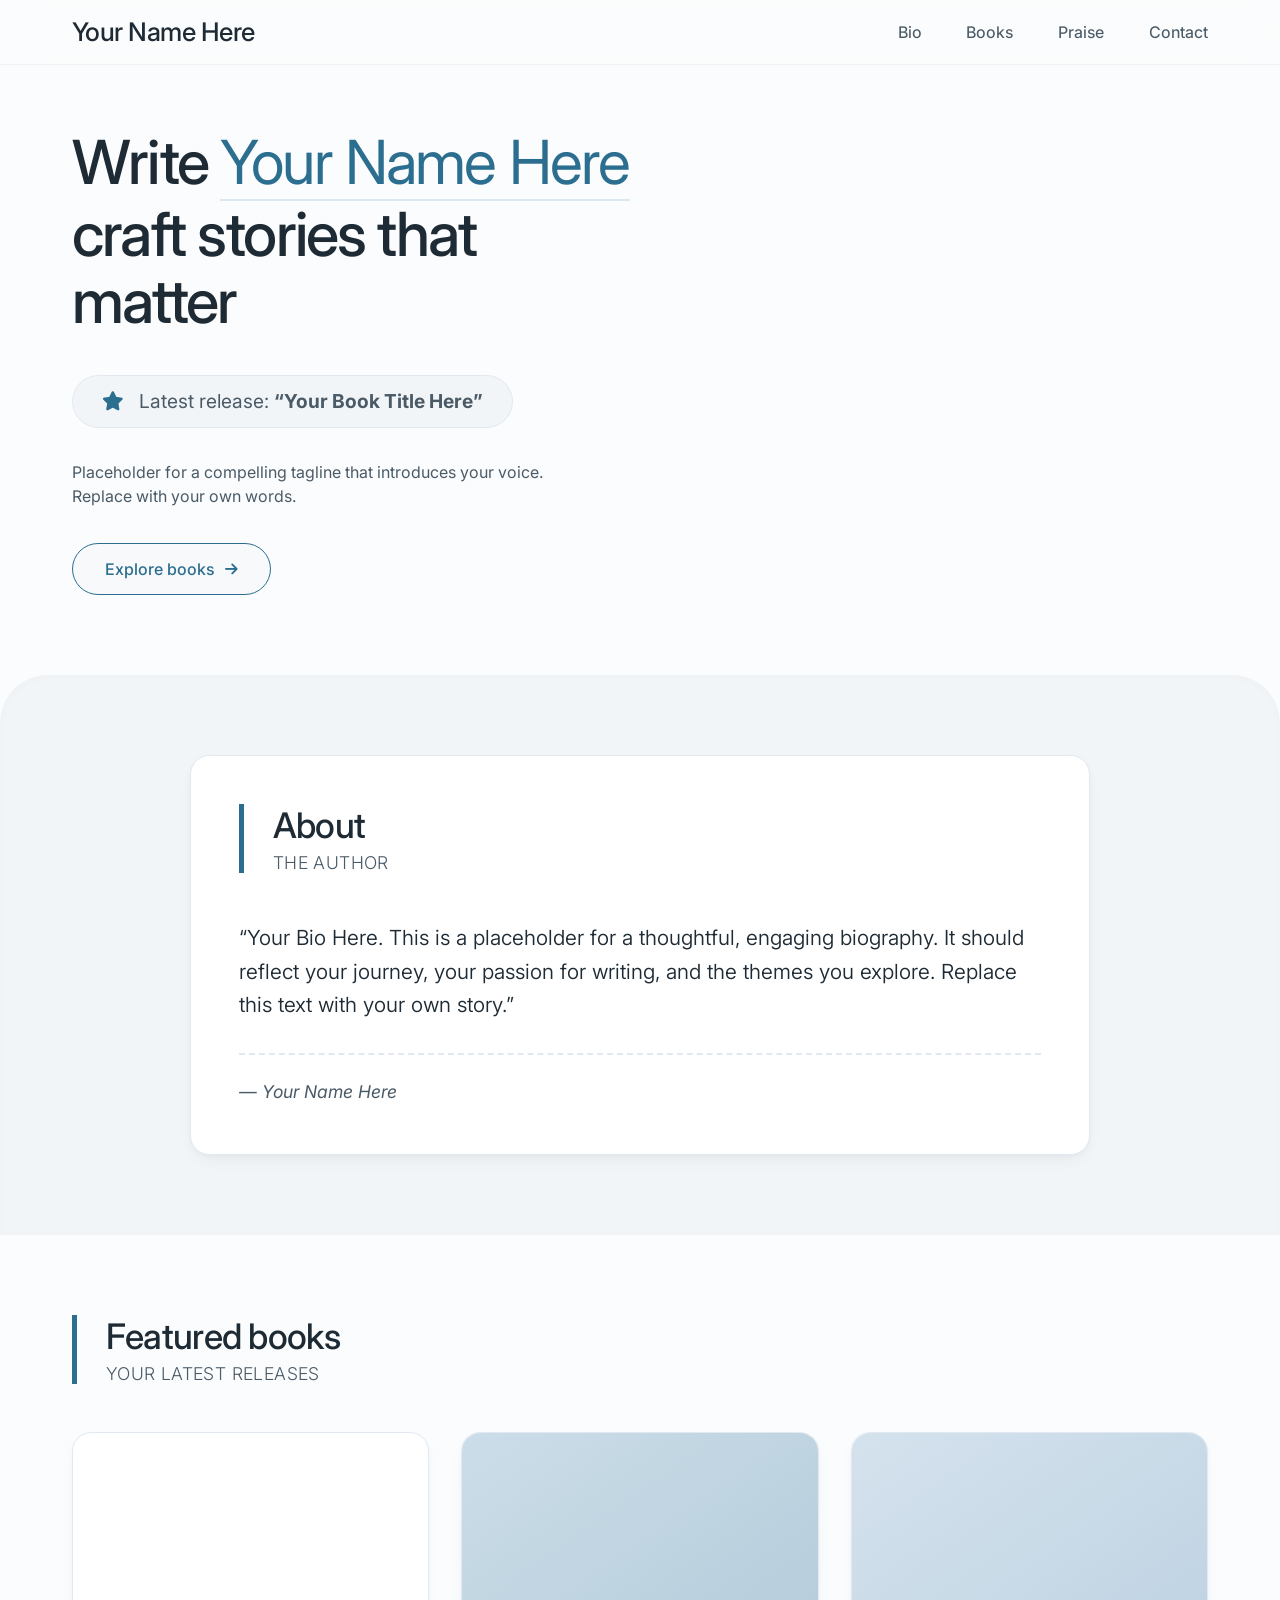
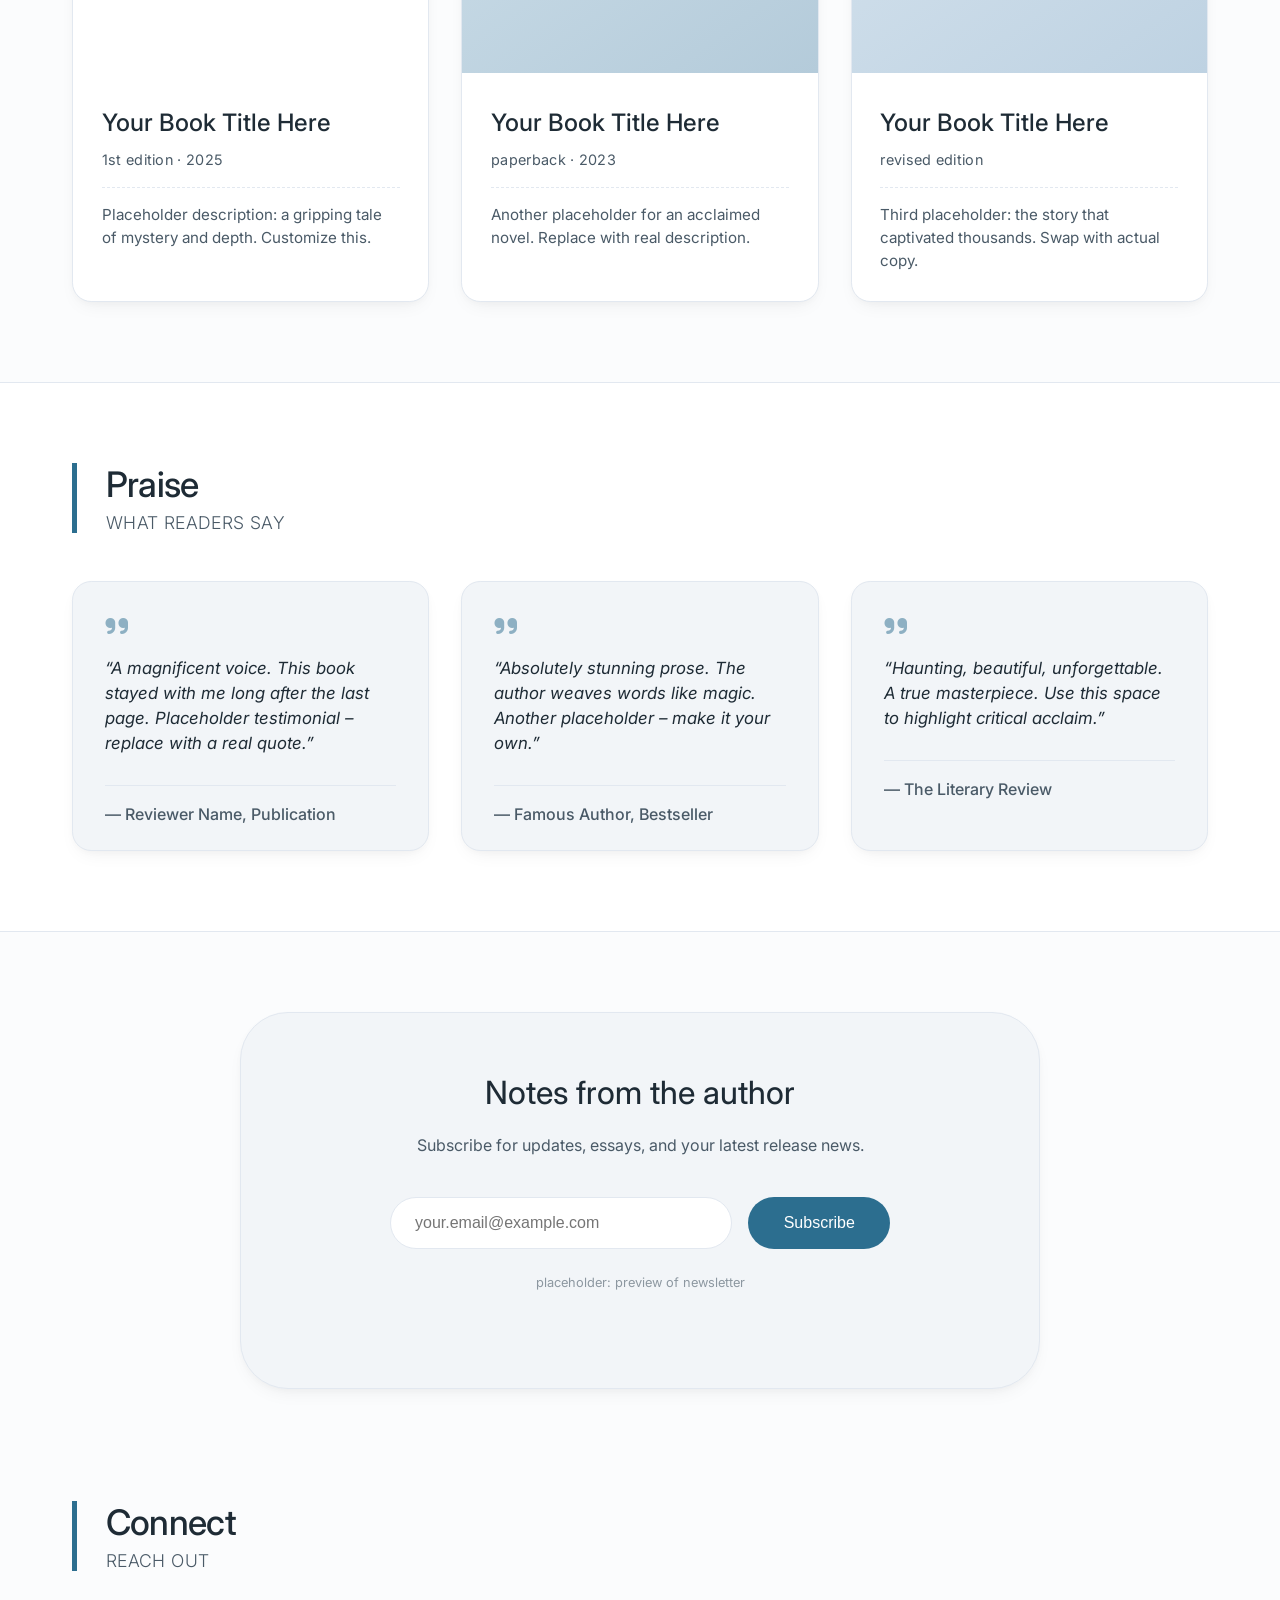
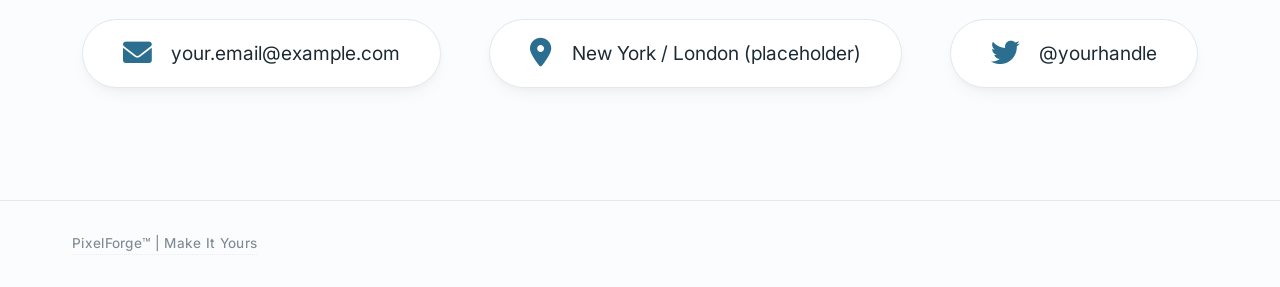
<file: portfolioexample.html>
<!DOCTYPE html>
<html lang="en">
<head>
  <meta charset="UTF-8">
  <meta name="viewport" content="width=device-width, initial-scale=1.0">
  <title>Author Portfolio | premium template</title>
  <!-- Google Font: Inter & Fallback -->
  <link rel="preconnect" href="https://fonts.googleapis.com">
  <link rel="preconnect" href="https://fonts.gstatic.com" crossorigin>
  <link href="https://fonts.googleapis.com/css2?family=Inter:ital,opsz,wght@0,14..32,100..900;1,14..32,100..900&display=swap" rel="stylesheet">
  <!-- Font Awesome 6 (free) for subtle icons -->
  <link rel="stylesheet" href="https://cdnjs.cloudflare.com/ajax/libs/font-awesome/6.0.0-beta3/css/all.min.css">
  <style>
    /* -------------------- RESET & VARIABLES -------------------- */
    * {
      margin: 0;
      padding: 0;
      box-sizing: border-box;
    }

    html {
      scroll-behavior: smooth;
      scroll-padding-top: 80px; /* offset for sticky header */
    }

    body {
      font-family: "Inter", system-ui, -apple-system, 'Helvetica Neue', sans-serif;
      background-color: #fbfcfd;
      color: #1e2b35;
      line-height: 1.5;
      font-weight: 400;
    }

    /* soft neutral palette */
    :root {
      --bg-light: #fbfcfd;
      --surface-white: #ffffff;
      --soft-gray: #f2f5f8;
      --border-light: #e2e8f0;
      --text-primary: #1e2b35;
      --text-secondary: #4a5a67;
      --accent: #2c6e8f;        /* calm, sophisticated blue-teal */
      --accent-soft: #d9e9f2;
      --shadow-sm: 0 8px 20px -8px rgba(0,20,30,0.08), 0 2px 6px rgba(0,0,0,0.02);
      --shadow-md: 0 20px 30px -15px rgba(0,30,40,0.12), 0 8px 15px -10px rgba(0,20,30,0.05);
      --shadow-hover: 0 30px 40px -20px rgba(0,45,60,0.18), 0 10px 25px -10px rgba(0,30,40,0.1);
      --transition: all 0.4s cubic-bezier(0.2, 0.9, 0.3, 1);
      --border-radius-card: 1.2rem;
      --border-radius-element: 0.9rem;
    }

    /* -------------------- GLOBAL STYLES -------------------- */
    .container {
      max-width: 1200px;
      margin: 0 auto;
      padding: 0 2rem;
    }

    section {
      padding: 5rem 0;
      position: relative;
    }

    /* section headings */
    .section-title {
      font-size: 2.2rem;
      font-weight: 500;
      letter-spacing: -0.02em;
      color: var(--text-primary);
      margin-bottom: 3rem;
      border-left: 5px solid var(--accent);
      padding-left: 1.8rem;
      line-height: 1.2;
    }

    .section-title span {
      font-weight: 300;
      color: var(--text-secondary);
      display: block;
      font-size: 1.1rem;
      letter-spacing: 0.4px;
      margin-top: 0.4rem;
      text-transform: uppercase;
    }

    /* buttons */
    .btn {
      display: inline-flex;
      align-items: center;
      gap: 0.6rem;
      background-color: transparent;
      border: 1.5px solid var(--accent);
      color: var(--accent);
      padding: 0.8rem 2rem;
      font-size: 1rem;
      font-weight: 500;
      border-radius: 2.4rem;
      cursor: pointer;
      transition: var(--transition);
      text-decoration: none;
      background-color: rgba(44, 110, 143, 0.02);
      backdrop-filter: blur(2px);
    }

    .btn i {
      font-size: 0.9rem;
      transition: transform 0.3s ease;
    }

    .btn:hover {
      background-color: var(--accent);
      color: white;
      border-color: var(--accent);
      box-shadow: 0 12px 22px -12px rgba(44,110,143,0.35);
      transform: translateY(-3px);
    }

    .btn:hover i {
      transform: translateX(5px);
    }

    /* reveal animation base */
    .reveal {
      opacity: 0;
      transform: translateY(30px);
      transition: opacity 0.9s cubic-bezier(0.15, 0.85, 0.35, 1), transform 0.9s cubic-bezier(0.15, 0.85, 0.35, 1);
    }

    .reveal.revealed {
      opacity: 1;
      transform: translateY(0);
    }

    /* -------------------- STICKY HEADER -------------------- */
    .site-header {
      position: sticky;
      top: 0;
      background: rgba(251, 252, 253, 0.75);
      backdrop-filter: blur(16px);
      -webkit-backdrop-filter: blur(16px);
      border-bottom: 1px solid rgba(226, 232, 240, 0.5);
      z-index: 50;
      padding: 0.8rem 0;
    }

    .header-inner {
      display: flex;
      align-items: center;
      justify-content: space-between;
    }

    .logo a {
      font-size: 1.6rem;
      font-weight: 500;
      letter-spacing: -0.02em;
      color: var(--text-primary);
      text-decoration: none;
      border-bottom: 2px solid transparent;
    }

    .logo a:hover {
      border-bottom-color: var(--accent);
    }

    .main-nav ul {
      display: flex;
      gap: 2.8rem;
      list-style: none;
    }

    .main-nav a {
      text-decoration: none;
      font-weight: 450;
      color: var(--text-secondary);
      font-size: 1rem;
      transition: var(--transition);
      padding-bottom: 0.3rem;
      border-bottom: 2px solid transparent;
    }

    .main-nav a:hover {
      color: var(--accent);
      border-bottom-color: var(--accent);
    }

    /* mobile nav */
    @media (max-width: 640px) {
      .main-nav ul {
        gap: 1.2rem;
      }
      .header-inner {
        flex-wrap: wrap;
      }
    }

    /* -------------------- HERO SECTION -------------------- */
    .hero {
      padding: 4rem 0 5rem;
    }

    .hero-grid {
      display: grid;
      grid-template-columns: 1fr 0.9fr;
      align-items: center;
      gap: 3rem;
    }

    .hero-content h1 {
      font-size: 3.8rem;
      font-weight: 500;
      line-height: 1.1;
      letter-spacing: -0.03em;
      color: var(--text-primary);
      margin-bottom: 1rem;
    }

    .hero-name {
      color: var(--accent);
      font-weight: 400;
      border-bottom: 2px solid var(--accent-soft);
      display: inline-block;
      padding-bottom: 0.2rem;
    }

    .hero-latest {
      font-size: 1.2rem;
      color: var(--text-secondary);
      margin: 1.5rem 0 2rem;
      background: var(--soft-gray);
      padding: 0.7rem 1.8rem;
      border-radius: 3rem;
      display: inline-block;
      backdrop-filter: blur(4px);
      border: 1px solid var(--border-light);
    }

    .hero-image {
      background: linear-gradient(145deg, #e0eef5, #cbdbe6);
      border-radius: 40% 60% 30% 70% / 50% 40% 60% 50%;
      box-shadow: var(--shadow-md);
      aspect-ratio: 1 / 1.1;
      max-width: 380px;
      margin-left: auto;
      background-image: url('data:image/svg+xml;utf8,<svg xmlns="http://www.w3.org/2000/svg" viewBox="0 0 200 200" width="300" height="300"><circle cx="100" cy="100" r="80" fill="%23d4e3ed" /><circle cx="80" cy="80" r="15" fill="%23ffffff80" /><circle cx="135" cy="95" r="10" fill="%23ffffff60" /><path d="M70 130 Q100 160, 135 130" stroke="%23ffffffb0" stroke-width="4" fill="none" stroke-linecap="round" /></svg>');
      background-size: cover;
      background-position: center;
      transition: var(--transition);
    }

    .hero-image:hover {
      transform: scale(1.02) rotate(1deg);
    }

    @media (max-width: 800px) {
      .hero-grid {
        grid-template-columns: 1fr;
        text-align: center;
      }
      .hero-image {
        margin: 0 auto;
        width: 280px;
      }
      .hero-content h1 {
        font-size: 3rem;
      }
    }

    /* -------------------- BIO SECTION -------------------- */
    .bio {
      background-color: var(--soft-gray);
      border-radius: 3rem 3rem 0 0;
      box-shadow: inset 0 2px 10px rgba(0,0,0,0.02);
    }

    .bio-card {
      background: var(--surface-white);
      padding: 3rem;
      border-radius: var(--border-radius-card);
      box-shadow: var(--shadow-sm);
      max-width: 900px;
      margin: 0 auto;
      border: 1px solid var(--border-light);
    }

    .bio-text {
      font-size: 1.3rem;
      color: var(--text-primary);
      font-weight: 350;
      line-height: 1.6;
      margin-bottom: 2rem;
    }

    .bio-signature {
      font-style: italic;
      color: var(--text-secondary);
      border-top: 2px dashed var(--border-light);
      padding-top: 1.5rem;
      font-size: 1.1rem;
    }

    /* -------------------- FEATURED BOOKS -------------------- */
    .books-grid {
      display: grid;
      grid-template-columns: repeat(3, 1fr);
      gap: 2rem;
    }

    .book-card {
      background: var(--surface-white);
      border-radius: var(--border-radius-card);
      box-shadow: var(--shadow-sm);
      transition: var(--transition);
      border: 1px solid var(--border-light);
      overflow: hidden;
      display: flex;
      flex-direction: column;
      transform: translateY(0);
    }

    .book-card:hover {
      transform: translateY(-16px) scale(1.02);
      box-shadow: var(--shadow-hover);
      border-color: var(--accent-soft);
    }

    .book-cover {
      height: 240px;
      background: linear-gradient(145deg, #d8e5ed, #c2d3df);
      position: relative;
      display: flex;
      align-items: center;
      justify-content: center;
      color: var(--text-secondary);
      font-size: 1.2rem;
      font-weight: 300;
      transition: var(--transition);
      background-image: radial-gradient(circle at 30% 30%, rgba(255,255,255,0.4) 5%, transparent 30%);
    }

    .book-card:nth-child(2) .book-cover {
      background: linear-gradient(145deg, #cbdde8, #b4cbda);
    }
    .book-card:nth-child(3) .book-cover {
      background: linear-gradient(145deg, #d4e2ed, #bed2e2);
    }

    .book-overlay {
      position: absolute;
      bottom: 12px;
      left: 0;
      right: 0;
      background: rgba(255,255,255,0.7);
      backdrop-filter: blur(8px);
      width: fit-content;
      margin: 0 auto;
      padding: 0.4rem 1.2rem;
      border-radius: 40px;
      font-size: 0.8rem;
      font-weight: 500;
      color: var(--accent);
      border: 1px solid rgba(255,255,255,0.9);
      opacity: 0;
      transform: translateY(10px);
      transition: var(--transition);
    }

    .book-card:hover .book-overlay {
      opacity: 1;
      transform: translateY(0);
    }

    .book-info {
      padding: 2rem 1.8rem 1.8rem;
    }

    .book-title {
      font-size: 1.5rem;
      font-weight: 500;
      margin-bottom: 0.5rem;
      color: var(--text-primary);
    }

    .book-meta {
      color: var(--text-secondary);
      font-size: 0.9rem;
      letter-spacing: 0.3px;
      border-bottom: 1px dashed var(--border-light);
      padding-bottom: 1rem;
      margin-bottom: 1rem;
    }

    .book-description {
      color: var(--text-secondary);
      font-size: 0.95rem;
    }

    @media (max-width: 800px) {
      .books-grid {
        grid-template-columns: repeat(2, 1fr);
      }
    }
    @media (max-width: 540px) {
      .books-grid {
        grid-template-columns: 1fr;
      }
    }

    /* -------------------- TESTIMONIALS -------------------- */
    .testimonials {
      background: var(--surface-white);
      border-top: 1px solid var(--border-light);
      border-bottom: 1px solid var(--border-light);
    }

    .testimonials-grid {
      display: grid;
      grid-template-columns: repeat(3, 1fr);
      gap: 2rem;
    }

    .testimonial-card {
      background: var(--soft-gray);
      border-radius: var(--border-radius-card);
      padding: 2rem 2rem 1.5rem;
      box-shadow: var(--shadow-sm);
      transition: var(--transition);
      border: 1px solid var(--border-light);
    }

    .testimonial-card:hover {
      transform: scale(1.02);
      background: white;
    }

    .testimonial-quote i {
      color: var(--accent);
      font-size: 1.6rem;
      opacity: 0.5;
      margin-bottom: 1rem;
    }

    .testimonial-text {
      font-size: 1.05rem;
      font-style: italic;
      color: var(--text-primary);
      margin-bottom: 1.8rem;
    }

    .testimonial-author {
      font-weight: 500;
      color: var(--text-secondary);
      border-top: 1px solid var(--border-light);
      padding-top: 1rem;
    }

    @media (max-width: 800px) {
      .testimonials-grid {
        grid-template-columns: repeat(2, 1fr);
      }
    }
    @media (max-width: 540px) {
      .testimonials-grid {
        grid-template-columns: 1fr;
      }
    }

    /* -------------------- NEWSLETTER -------------------- */
    .newsletter-card {
      background: var(--soft-gray);
      border-radius: 3rem;
      padding: 3.5rem 3rem;
      text-align: center;
      max-width: 800px;
      margin: 0 auto;
      border: 1px solid var(--border-light);
      box-shadow: var(--shadow-sm);
    }

    .newsletter-card h3 {
      font-size: 2rem;
      font-weight: 450;
      margin-bottom: 1rem;
    }

    .newsletter-card p {
      color: var(--text-secondary);
      margin-bottom: 2.5rem;
    }

    .newsletter-form {
      display: flex;
      gap: 1rem;
      max-width: 500px;
      margin: 0 auto;
    }

    .newsletter-form input {
      flex: 1;
      padding: 1rem 1.5rem;
      border: 1px solid var(--border-light);
      border-radius: 3rem;
      font-size: 1rem;
      background: white;
      transition: var(--transition);
      outline: none;
    }

    .newsletter-form input:focus {
      border-color: var(--accent);
      box-shadow: 0 0 0 4px rgba(44,110,143,0.15);
    }

    .newsletter-form button {
      background: var(--accent);
      border: none;
      color: white;
      padding: 0 2.2rem;
      border-radius: 3rem;
      font-weight: 500;
      cursor: pointer;
      transition: var(--transition);
      border: 1px solid var(--accent);
    }

    .newsletter-form button:hover {
      background: #1f5673;
      border-color: #1f5673;
      transform: scale(1.05);
      box-shadow: var(--shadow-md);
    }

    @media (max-width: 600px) {
      .newsletter-form {
        flex-direction: column;
      }
    }

    /* -------------------- CONTACT SECTION -------------------- */
    .contact-grid {
      display: flex;
      justify-content: center;
      gap: 3rem;
      flex-wrap: wrap;
    }

    .contact-item {
      display: flex;
      align-items: center;
      gap: 1.2rem;
      background: var(--surface-white);
      padding: 1.2rem 2.5rem;
      border-radius: 4rem;
      box-shadow: var(--shadow-sm);
      border: 1px solid var(--border-light);
      transition: var(--transition);
    }

    .contact-item:hover {
      background: var(--accent-soft);
      border-color: var(--accent);
      transform: translateY(-5px);
    }

    .contact-item i {
      font-size: 1.8rem;
      color: var(--accent);
    }

    .contact-item span {
      font-size: 1.2rem;
      color: var(--text-primary);
    }

    /* -------------------- FOOTER / TRADEMARK -------------------- */
    .site-footer {
      border-top: 1px solid var(--border-light);
      padding: 2rem 0;
      margin-top: 2rem;
    }

    .footer-trademark {
      font-size: 0.85rem;
      letter-spacing: 0.3px;
      opacity: 0.7;
      transition: var(--transition);
    }

    .footer-trademark a {
      text-decoration: none;
      color: var(--text-secondary);
      border-bottom: 1px dotted var(--border-light);
      font-weight: 450;
    }

    .footer-trademark a:hover {
      opacity: 1;
      color: var(--accent);
      border-bottom-color: var(--accent);
    }

    /* -------------------- RESPONSIVE FINE-TUNING -------------------- */
    @media (max-width: 480px) {
      .container {
        padding: 0 1.2rem;
      }
      .section-title {
        font-size: 1.8rem;
      }
    }

    /* placeholder styling */
    .placeholder-highlight {
      background: rgba(44,110,143,0.05);
      padding: 0.1rem 0.3rem;
      border-radius: 0.3rem;
      font-weight: 500;
      color: var(--accent);
    }
  </style>
</head>
<body>
  <!-- STICKY HEADER -->
  <header class="site-header">
    <div class="container header-inner">
      <div class="logo"><a href="#">Your Name Here</a></div>
      <nav class="main-nav">
        <ul>
          <li><a href="#bio">Bio</a></li>
          <li><a href="#books">Books</a></li>
          <li><a href="#testimonials">Praise</a></li>
          <li><a href="#contact">Contact</a></li>
        </ul>
      </nav>
    </div>
  </header>

  <main>
    <!-- HERO SECTION -->
    <section class="hero" id="hero">
      <div class="container hero-grid">
        <div class="hero-content reveal">
          <h1>Write <span class="hero-name">Your Name Here</span><br>craft stories that matter</h1>
          <div class="hero-latest"><i class="fas fa-star" style="margin-right: 10px; color: var(--accent);"></i> Latest release: <strong>“Your Book Title Here”</strong></div>
          <p style="color: var(--text-secondary); max-width: 500px; margin-bottom: 2.2rem;">Placeholder for a compelling tagline that introduces your voice. Replace with your own words.</p>
          <a href="#" class="btn">Explore books <i class="fas fa-arrow-right"></i></a>
        </div>
        <div class="hero-image reveal"></div>
      </div>
    </section>

    <!-- BIO SECTION -->
    <section id="bio" class="bio">
      <div class="container">
        <div class="bio-card reveal">
          <h2 class="section-title">About <span>the author</span></h2>
          <div class="bio-text">
            “Your Bio Here. This is a placeholder for a thoughtful, engaging biography. It should reflect your journey, your passion for writing, and the themes you explore. Replace this text with your own story.”
          </div>
          <div class="bio-signature">— Your Name Here</div>
        </div>
      </div>
    </section>

    <!-- FEATURED BOOKS -->
    <section id="books">
      <div class="container">
        <h2 class="section-title">Featured books <span>your latest releases</span></h2>
        <div class="books-grid">
          <!-- card 1 -->
          <div class="book-card reveal">
            <div class="book-cover">
              <span class="book-overlay"><i class="fas fa-book-open"></i> Your Latest Release</span>
            </div>
            <div class="book-info">
              <h3 class="book-title">Your Book Title Here</h3>
              <div class="book-meta">1st edition · 2025</div>
              <p class="book-description">Placeholder description: a gripping tale of mystery and depth. Customize this.</p>
            </div>
          </div>
          <!-- card 2 -->
          <div class="book-card reveal">
            <div class="book-cover">
              <span class="book-overlay"><i class="fas fa-star"></i> Award winner</span>
            </div>
            <div class="book-info">
              <h3 class="book-title">Your Book Title Here</h3>
              <div class="book-meta">paperback · 2023</div>
              <p class="book-description">Another placeholder for an acclaimed novel. Replace with real description.</p>
            </div>
          </div>
          <!-- card 3 -->
          <div class="book-card reveal">
            <div class="book-cover">
              <span class="book-overlay"><i class="fas fa-heart"></i> reader favorite</span>
            </div>
            <div class="book-info">
              <h3 class="book-title">Your Book Title Here</h3>
              <div class="book-meta">revised edition</div>
              <p class="book-description">Third placeholder: the story that captivated thousands. Swap with actual copy.</p>
            </div>
          </div>
        </div>
      </div>
    </section>

    <!-- TESTIMONIALS -->
    <section id="testimonials" class="testimonials">
      <div class="container">
        <h2 class="section-title">Praise <span>what readers say</span></h2>
        <div class="testimonials-grid">
          <div class="testimonial-card reveal">
            <div class="testimonial-quote"><i class="fas fa-quote-right"></i></div>
            <p class="testimonial-text">“A magnificent voice. This book stayed with me long after the last page. Placeholder testimonial – replace with a real quote.”</p>
            <div class="testimonial-author">— Reviewer Name, Publication</div>
          </div>
          <div class="testimonial-card reveal">
            <div class="testimonial-quote"><i class="fas fa-quote-right"></i></div>
            <p class="testimonial-text">“Absolutely stunning prose. The author weaves words like magic. Another placeholder – make it your own.”</p>
            <div class="testimonial-author">— Famous Author, Bestseller</div>
          </div>
          <div class="testimonial-card reveal">
            <div class="testimonial-quote"><i class="fas fa-quote-right"></i></div>
            <p class="testimonial-text">“Haunting, beautiful, unforgettable. A true masterpiece. Use this space to highlight critical acclaim.”</p>
            <div class="testimonial-author">— The Literary Review</div>
          </div>
        </div>
      </div>
    </section>

    <!-- NEWSLETTER SIGNUP -->
    <section>
      <div class="container">
        <div class="newsletter-card reveal">
          <h3>Notes from the author</h3>
          <p>Subscribe for updates, essays, and your latest release news.</p>
          <div class="newsletter-form">
            <input type="email" placeholder="your.email@example.com" aria-label="Email address">
            <button type="button" class="btn" style="border: none; background: var(--accent); color: white;">Subscribe</button>
          </div>
          <p style="margin-top: 1.5rem; font-size: 0.8rem; opacity: 0.6;">placeholder: preview of newsletter</p>
        </div>
      </div>
    </section>

    <!-- CONTACT SECTION -->
    <section id="contact" style="padding-top: 2rem;">
      <div class="container">
        <h2 class="section-title">Connect <span>reach out</span></h2>
        <div class="contact-grid">
          <div class="contact-item reveal">
            <i class="fas fa-envelope"></i>
            <span>your.email@example.com</span>
          </div>
          <div class="contact-item reveal">
            <i class="fas fa-location-dot"></i>
            <span>New York / London (placeholder)</span>
          </div>
          <div class="contact-item reveal">
            <i class="fab fa-twitter"></i>
            <span>@yourhandle</span>
          </div>
        </div>
      </div>
    </section>
  </main>

  <!-- FOOTER with TRADEMARK (bottom-left) -->
  <footer class="site-footer">
    <div class="container footer-trademark" style="display: flex; justify-content: flex-start;">
      <a href="https://pixelforgebusiness.github.io" target="_blank" rel="noopener noreferrer">PixelForge™ | Make It Yours</a>
    </div>
    <!-- small note: all placeholders clearly marked -->
  </footer>

  <!-- VANILLA JAVASCRIPT: Intersection Observer + smooth micro-interactions -->
  <script>
    (function() {
      // REVEAL ON SCROLL (Intersection Observer)
      const revealElements = document.querySelectorAll('.reveal');
      
      if (revealElements.length > 0) {
        const observer = new IntersectionObserver((entries) => {
          entries.forEach(entry => {
            if (entry.isIntersecting) {
              entry.target.classList.add('revealed');
              // optional: unobserve after reveal to reduce load
              observer.unobserve(entry.target);
            }
          });
        }, { threshold: 0.15, rootMargin: '0px 0px -30px 0px' }); // subtle offset

        revealElements.forEach(el => observer.observe(el));
      }

      // additional micro-interaction: smooth hover on cards (already in CSS)
      // placeholder alert on subscribe button (just for demo)
      const subscribeBtn = document.querySelector('.newsletter-form button');
      if (subscribeBtn) {
        subscribeBtn.addEventListener('click', (e) => {
          e.preventDefault();
          alert('✨ Thanks for subscribing! (This is a demo placeholder.)');
        });
      }

      // optional: add active link highlight while scrolling (purely aesthetic)
      // we can keep it simple, but I'll add a small scrollspy for nav polish
      const sections = document.querySelectorAll('section[id]');
      const navLinks = document.querySelectorAll('.main-nav a');

      function updateActiveLink() {
        let scrollPos = window.scrollY + 100; // offset header
        sections.forEach(section => {
          const top = section.offsetTop;
          const bottom = top + section.offsetHeight;
          const id = section.getAttribute('id');
          if (scrollPos >= top && scrollPos < bottom) {
            navLinks.forEach(link => {
              link.style.color = 'var(--text-secondary)';
              link.style.borderBottomColor = 'transparent';
              if (link.getAttribute('href') === '#' + id) {
                link.style.color = 'var(--accent)';
                link.style.borderBottomColor = 'var(--accent)';
              }
            });
          }
        });
      }

      window.addEventListener('scroll', updateActiveLink);
      updateActiveLink(); // on load
    })();
  </script>

  <!-- extra placeholder markers (visible cues for customization) -->
  <div style="display: none;">All placeholders: Your Name Here, Your Book Title Here, Your Bio Here, Your Latest Release Here, etc.</div>
</body>
</html>
</file>
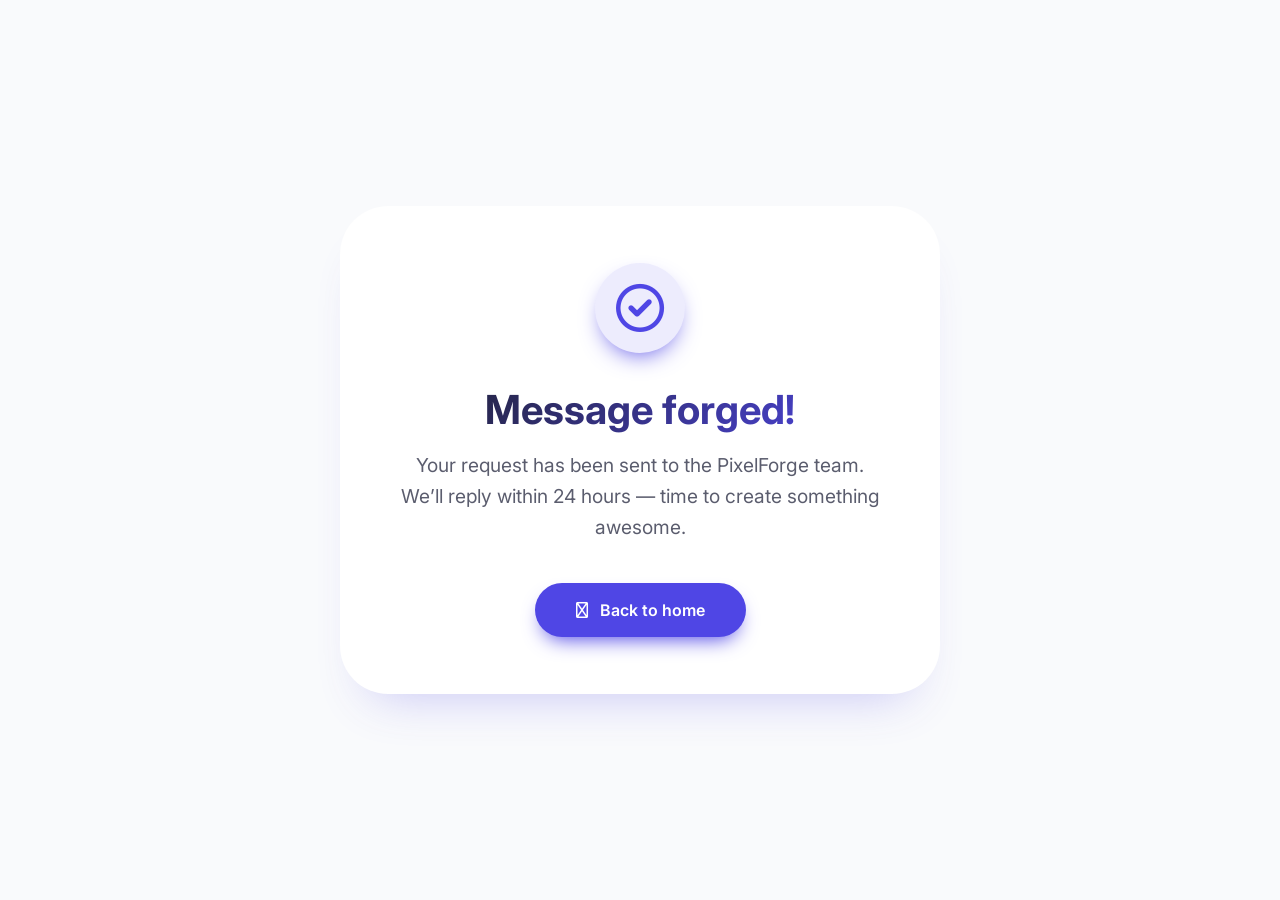
<file: thankyou.html>
<!DOCTYPE html>
<html lang="en">
<head>
  <meta charset="UTF-8">
  <meta name="viewport" content="width=device-width, initial-scale=1.0">
  <title>Thank you · PixelForge</title>
  <link rel="icon" type="image/png" href="/favicongud.png">
  <!-- same fonts / style for consistency -->
  <link rel="stylesheet" href="https://cdnjs.cloudflare.com/ajax/libs/font-awesome/6.0.0-beta3/css/all.min.css">
  <link href="https://fonts.googleapis.com/css2?family=Inter:opsz,wght@14..32,300..700&display=swap" rel="stylesheet">
  <style>
    * { margin: 0; padding: 0; box-sizing: border-box; }
    body {
      font-family: 'Inter', sans-serif;
      background: #f9fafc;
      display: flex;
      align-items: center;
      justify-content: center;
      min-height: 100vh;
      padding: 1.5rem;
    }
    .thankyou-card {
      background: white;
      max-width: 600px;
      padding: 3.5rem 3rem;
      border-radius: 3rem;
      box-shadow: 0 30px 50px -30px rgba(79,70,229,0.3);
      text-align: center;
      border: 1px solid rgba(255,255,255,0.5);
      animation: fadeUp 0.8s ease;
    }
    @keyframes fadeUp {
      0% { opacity: 0; transform: translateY(20px); }
      100% { opacity: 1; transform: translateY(0); }
    }
    .icon-circle {
      background: rgba(79,70,229,0.1);
      width: 90px;
      height: 90px;
      border-radius: 50%;
      display: flex;
      align-items: center;
      justify-content: center;
      margin: 0 auto 2rem;
      font-size: 3rem;
      color: #4f46e5;
      box-shadow: 0 10px 25px -10px #4f46e5;
    }
    h1 {
      font-size: 2.5rem;
      font-weight: 700;
      margin-bottom: 1rem;
      background: linear-gradient(135deg, #1e1f2a, #4f46e5);
      -webkit-background-clip: text;
      -webkit-text-fill-color: transparent;
    }
    p {
      font-size: 1.2rem;
      color: #5b5d6e;
      margin-bottom: 2.5rem;
      line-height: 1.6;
    }
    .btn {
      display: inline-block;
      background: #4f46e5;
      color: white;
      text-decoration: none;
      padding: 1rem 2.5rem;
      border-radius: 60px;
      font-weight: 600;
      transition: 0.2s;
      box-shadow: 0 10px 20px -8px #4f46e5;
      border: 1px solid transparent;
    }
    .btn:hover {
      background: #6366f1;
      transform: scale(1.02);
      box-shadow: 0 18px 30px -12px #4f46e5;
    }
    .btn i { margin-right: 0.5rem; }
  </style>
</head>
<body>
  <div class="thankyou-card">
    <div class="icon-circle">
      <i class="fa-regular fa-circle-check"></i>
    </div>
    <h1>Message forged!</h1>
    <p>Your request has been sent to the PixelForge team.<br>We’ll reply within 24 hours — time to create something awesome.</p>
    <a href="index.html" class="btn"><i class="fa-regular fa-arrow-left"></i> Back to home</a>
  </div>
</body>
</html>
</file>
<file: styles.css>
/* styles.css */
:root {
  --white: #ffffff;
  --bg-light: #f9fafc;
  --text-dark: #1e1f2a;
  --text-muted: #5b5d6e;
  --primary: #4f46e5;
  --primary-soft: #6366f1;
  --primary-glow: rgba(79, 70, 229, 0.2);
  --accent: #f97316;
  --border-light: #eaeef5;
  --card-shadow: 0 20px 35px -10px rgba(0, 0, 0, 0.05), 0 2px 8px -4px rgba(0, 0, 0, 0.02);
  --card-shadow-hover: 0 30px 45px -15px rgba(79, 70, 229, 0.15), 0 8px 20px -8px rgba(0,0,0,0.1);
  --glow-effect: 0 0 0 2px rgba(79, 70, 229, 0.15), 0 10px 30px -15px var(--primary);
  --radius-lg: 2rem;
  --radius-md: 1.25rem;
  --radius-sm: 0.75rem;
  --transition: all 0.3s cubic-bezier(0.2, 0, 0, 1);
}

* {
  margin: 0;
  padding: 0;
  box-sizing: border-box;
}

html {
  scroll-behavior: smooth;
}

body {
  font-family: "Inter", sans-serif;
  background: var(--white);
  color: var(--text-dark);
  line-height: 1.5;
  overflow-x: hidden;
}

.container {
  max-width: 1280px;
  margin: 0 auto;
  padding: 0 2rem;
}

/* ===== NAVBAR ===== */
.navbar {
  position: sticky;
  top: 0;
  background: rgba(255,255,255,0.8);
  backdrop-filter: blur(12px);
  -webkit-backdrop-filter: blur(12px);
  border-bottom: 1px solid rgba(0,0,0,0.02);
  z-index: 100;
  padding: 0.8rem 0;
}

.nav-container {
  display: flex;
  align-items: center;
  justify-content: space-between;
  flex-wrap: wrap;
}

.logo {
  font-size: 1.6rem;
  font-weight: 700;
  letter-spacing: -0.02em;
  background: linear-gradient(135deg, var(--primary), var(--primary-soft));
  -webkit-background-clip: text;
  -webkit-text-fill-color: transparent;
  background-clip: text;
  display: flex;
  align-items: center;
  gap: 0.3rem;
}

.logo-icon {
  font-size: 2rem;
  background: none;
  -webkit-text-fill-color: var(--primary);
  color: var(--primary);
  filter: drop-shadow(0 2px 5px var(--primary-glow));
}

.logo-studio {
  font-weight: 400;
  background: linear-gradient(135deg, var(--text-muted), #4b5563);
  -webkit-background-clip: text;
  -webkit-text-fill-color: transparent;
}

.nav-links {
  display: flex;
  gap: 2.2rem;
  font-weight: 500;
}

.nav-links a {
  text-decoration: none;
  color: var(--text-dark);
  font-size: 1rem;
  transition: var(--transition);
  padding: 0.5rem 0;
  border-bottom: 2px solid transparent;
}

.nav-links a:hover {
  color: var(--primary);
  border-bottom-color: var(--primary-soft);
}

.nav-cta .btn-sm {
  padding: 0.5rem 1.2rem;
  font-size: 0.9rem;
}

/* ===== BUTTONS ===== */
.btn {
  display: inline-flex;
  align-items: center;
  gap: 0.6rem;
  padding: 0.8rem 2rem;
  border-radius: 40px;
  font-weight: 600;
  text-decoration: none;
  transition: var(--transition);
  border: 1.5px solid transparent;
  cursor: pointer;
  font-size: 1rem;
  justify-content: center;
}

.btn-primary {
  background: var(--primary);
  color: white;
  box-shadow: 0 8px 18px -6px var(--primary-glow);
}

.btn-primary:hover {
  background: var(--primary-soft);
  transform: scale(1.02);
  box-shadow: 0 15px 25px -10px var(--primary);
}

.btn-outline {
  border-color: var(--border-light);
  background: white;
  color: var(--text-dark);
  box-shadow: 0 2px 6px rgba(0,0,0,0.02);
}

.btn-outline:hover {
  border-color: var(--primary);
  background: #fafaff;
  box-shadow: var(--glow-effect);
}

.btn-large {
  padding: 1rem 2.5rem;
}

.w-full {
  width: 100%;
}

/* ===== SECTIONS ===== */
section {
  padding: 5rem 0;
  border-bottom: 1px solid var(--border-light);
}

.section-header {
  text-align: center;
  max-width: 700px;
  margin: 0 auto 3rem auto;
}

.section-subtitle {
  font-size: 0.9rem;
  text-transform: uppercase;
  letter-spacing: 2px;
  font-weight: 600;
  color: var(--primary);
  background: rgba(79, 70, 229, 0.05);
  padding: 0.3rem 1rem;
  border-radius: 40px;
  display: inline-block;
  margin-bottom: 1rem;
}

.section-header h2 {
  font-size: 2.8rem;
  font-weight: 700;
  letter-spacing: -0.02em;
  line-height: 1.2;
  margin-bottom: 1rem;
  color: var(--text-dark);
}

.section-header p {
  font-size: 1.2rem;
  color: var(--text-muted);
}

/* ===== HERO ===== */
.hero {
  padding: 4rem 0 6rem;
}

.hero-grid {
  display: grid;
  grid-template-columns: 1fr 1fr;
  gap: 3rem;
  align-items: center;
}

.hero-title {
  font-size: 4rem;
  font-weight: 800;
  line-height: 1.1;
  letter-spacing: -0.03em;
  background: linear-gradient(to right, #1e1f2a, var(--primary));
  -webkit-background-clip: text;
  -webkit-text-fill-color: transparent;
  margin-bottom: 1rem;
}

.hero-tagline {
  font-size: 1.8rem;
  font-weight: 400;
  color: var(--text-muted);
  margin-bottom: 1.5rem;
}

.highlight {
  font-weight: 700;
  color: var(--primary);
  background: rgba(79, 70, 229, 0.1);
  padding: 0.1rem 0.6rem;
  border-radius: 60px;
  display: inline-block;
}

.hero-description {
  font-size: 1.2rem;
  color: var(--text-muted);
  max-width: 500px;
  margin-bottom: 2.5rem;
}

.hero-buttons {
  display: flex;
  gap: 1rem;
  flex-wrap: wrap;
}

.hero-visual {
  display: flex;
  justify-content: center;
  align-items: center;
}

.glow-card {
  background: white;
  padding: 3rem;
  border-radius: 40% 60% 30% 70% / 50% 40% 60% 50%;
  box-shadow: var(--card-shadow), 0 25px 50px -20px var(--primary);
  display: flex;
  gap: 2rem;
  font-size: 4rem;
  color: var(--primary);
  animation: float 8s ease-in-out infinite;
  border: 1px solid rgba(255,255,255,0.5);
}

@keyframes float {
  0%,100%{ transform: translateY(0) rotate(0deg); }
  50%{ transform: translateY(-15px) rotate(2deg); }
}

/* ===== SERVICES ===== */
.services-grid {
  display: grid;
  grid-template-columns: repeat(auto-fit, minmax(280px, 1fr));
  gap: 2rem;
}

.service-card {
  background: var(--white);
  padding: 2.5rem 1.8rem;
  border-radius: var(--radius-lg);
  box-shadow: var(--card-shadow);
  transition: var(--transition);
  border: 1px solid rgba(0,0,0,0.02);
}

.card-hover:hover {
  transform: translateY(-6px);
  box-shadow: var(--card-shadow-hover);
}

.service-icon {
  font-size: 2.5rem;
  color: var(--primary);
  margin-bottom: 1.5rem;
  background: rgba(79,70,229,0.05);
  width: fit-content;
  padding: 0.8rem;
  border-radius: 30px;
}

.service-card h3 {
  font-size: 1.7rem;
  font-weight: 600;
  margin-bottom: 0.8rem;
}

.service-card p {
  color: var(--text-muted);
  line-height: 1.6;
}

/* ===== WORK ===== */
.work-grid {
  display: grid;
  grid-template-columns: repeat(auto-fit, minmax(260px, 1fr));
  gap: 2rem;
  margin-bottom: 3rem;
}

.work-item {
  border-radius: var(--radius-lg);
  overflow: hidden;
  background: white;
  box-shadow: var(--card-shadow);
  transition: var(--transition);
}

.work-image {
  height: 240px;
  background-size: cover;
  position: relative;
  display: flex;
  align-items: flex-start;
  justify-content: flex-end;
  padding: 1rem;
}

.work-label {
  background: rgba(255,255,255,0.7);
  backdrop-filter: blur(4px);
  padding: 0.2rem 0.8rem;
  border-radius: 40px;
  font-size: 0.8rem;
  font-weight: 600;
  color: #2b2b2b;
}

.work-info {
  padding: 1.8rem 1.5rem 2rem;
}

.work-info h3 {
  font-size: 1.4rem;
  margin-bottom: 0.3rem;
}

.work-info p {
  color: var(--text-muted);
  margin-bottom: 1rem;
}

.work-link {
  color: var(--primary);
  font-weight: 600;
  text-decoration: none;
  display: inline-flex;
  align-items: center;
  gap: 0.3rem;
}

.work-cta {
  text-align: center;
  font-size: 1.2rem;
  color: var(--text-muted);
}

.work-cta a {
  color: var(--primary);
  font-weight: 600;
  text-decoration: none;
}

/* ===== PRICING ===== */
.pricing-grid {
  display: grid;
  grid-template-columns: repeat(auto-fit, minmax(280px, 1fr));
  gap: 2rem;
  align-items: stretch;
}

.pricing-card {
  background: white;
  border-radius: var(--radius-lg);
  padding: 2rem 1.8rem;
  box-shadow: var(--card-shadow);
  border: 1px solid var(--border-light);
  transition: var(--transition);
  position: relative;
  display: flex;
  flex-direction: column;
}

.pricing-card.popular {
  border: 2px solid var(--primary);
  box-shadow: 0 25px 40px -18px var(--primary);
  transform: scale(1.02);
}

.pricing-badge {
  position: absolute;
  top: 1rem;
  right: 1.5rem;
  background: var(--primary);
  color: white;
  padding: 0.2rem 1rem;
  border-radius: 40px;
  font-size: 0.7rem;
  font-weight: 600;
  text-transform: uppercase;
}

.pricing-name {
  font-size: 2rem;
  font-weight: 700;
  margin-bottom: 0.2rem;
}

.pricing-price {
  font-size: 3rem;
  font-weight: 800;
  margin: 1rem 0 1.5rem;
}

.currency {
  font-size: 1.5rem;
  font-weight: 400;
  color: var(--text-muted);
  margin-right: 0.2rem;
}

.pricing-features {
  list-style: none;
  margin: 1.5rem 0 2rem;
  flex-grow: 1;
}

.pricing-features li {
  margin-bottom: 0.8rem;
  display: flex;
  gap: 0.7rem;
  color: var(--text-dark);
}

.pricing-features .disabled {
  color: var(--text-muted);
  opacity: 0.7;
}

.pricing-features i {
  color: var(--primary);
  width: 1.4rem;
}

/* ===== CONTACT ===== */
.contact-form-wrapper {
  max-width: 700px;
  margin: 0 auto;
  background: white;
  padding: 3rem;
  border-radius: var(--radius-lg);
  box-shadow: var(--card-shadow);
}

.contact-form {
  display: grid;
  grid-template-columns: 1fr 1fr;
  gap: 1.5rem;
}

.form-group {
  display: flex;
  flex-direction: column;
  gap: 0.5rem;
}

.full-width {
  grid-column: span 2;
}

.form-group label {
  font-weight: 600;
  color: var(--text-dark);
}

.form-group label span {
  color: var(--primary);
}

.form-group input,
.form-group textarea {
  padding: 1rem 1.2rem;
  border-radius: var(--radius-sm);
  border: 1.5px solid var(--border-light);
  font-family: inherit;
  font-size: 1rem;
  transition: var(--transition);
  background: #fbfdff;
}

.form-group input:focus,
.form-group textarea:focus {
  outline: none;
  border-color: var(--primary);
  box-shadow: 0 0 0 4px var(--primary-glow);
}

.form-submit {
  grid-column: span 2;
  margin-top: 1rem;
}

.form-note {
  grid-column: span 2;
  font-size: 0.9rem;
  color: var(--text-muted);
  text-align: center;
  margin-top: 0.5rem;
}

/* ===== FOOTER ===== */
.footer {
  background: #f7f9fe;
  padding: 4rem 0 1rem;
}

.footer-grid {
  display: grid;
  grid-template-columns: 2fr 1fr 1fr;
  gap: 3rem;
  margin-bottom: 3rem;
}

.footer-brand p {
  color: var(--text-muted);
  margin: 1rem 0;
}

.footer-social {
  display: flex;
  gap: 1.5rem;
  font-size: 1.5rem;
}

.footer-social a {
  color: var(--text-muted);
  transition: var(--transition);
}

.footer-social a:hover {
  color: var(--primary);
  transform: translateY(-3px);
}

.footer-links h4 {
  margin-bottom: 1.2rem;
  font-size: 1.2rem;
}

.footer-links ul {
  list-style: none;
}

.footer-links li {
  margin-bottom: 0.7rem;
}

.footer-links a {
  text-decoration: none;
  color: var(--text-muted);
  transition: var(--transition);
}

.footer-links a:hover {
  color: var(--primary);
}

.footer-bottom {
  text-align: center;
  border-top: 1px solid var(--border-light);
  padding-top: 2rem;
  color: var(--text-muted);
  font-size: 0.9rem;
}

/* ===== SCROLL ANIMATIONS (fade) ===== */
.fade-section {
  opacity: 0;
  transform: translateY(30px);
  transition: opacity 0.8s ease, transform 0.8s ease;
}

.fade-section.visible {
  opacity: 1;
  transform: translateY(0);
}

/* ===== RESPONSIVE ===== */
@media (max-width: 900px) {
  .hero-grid {
    grid-template-columns: 1fr;
    text-align: center;
  }
  .hero-description { margin-left: auto; margin-right: auto; }
  .hero-buttons { justify-content: center; }
  .nav-links { display: none; } /* simplified for demo, could be improved */
  .nav-cta { margin-left: auto; }
  .section-header h2 { font-size: 2.4rem; }
  .pricing-card.popular { transform: scale(1); }
  .footer-grid { grid-template-columns: 1fr; gap: 2rem; }
}

@media (max-width: 600px) {
  .container { padding: 0 1.5rem; }
  .contact-form { grid-template-columns: 1fr; }
  .full-width, .form-submit, .form-note { grid-column: span 1; }
  .pricing-grid { grid-template-columns: 1fr; }
}
</file>
